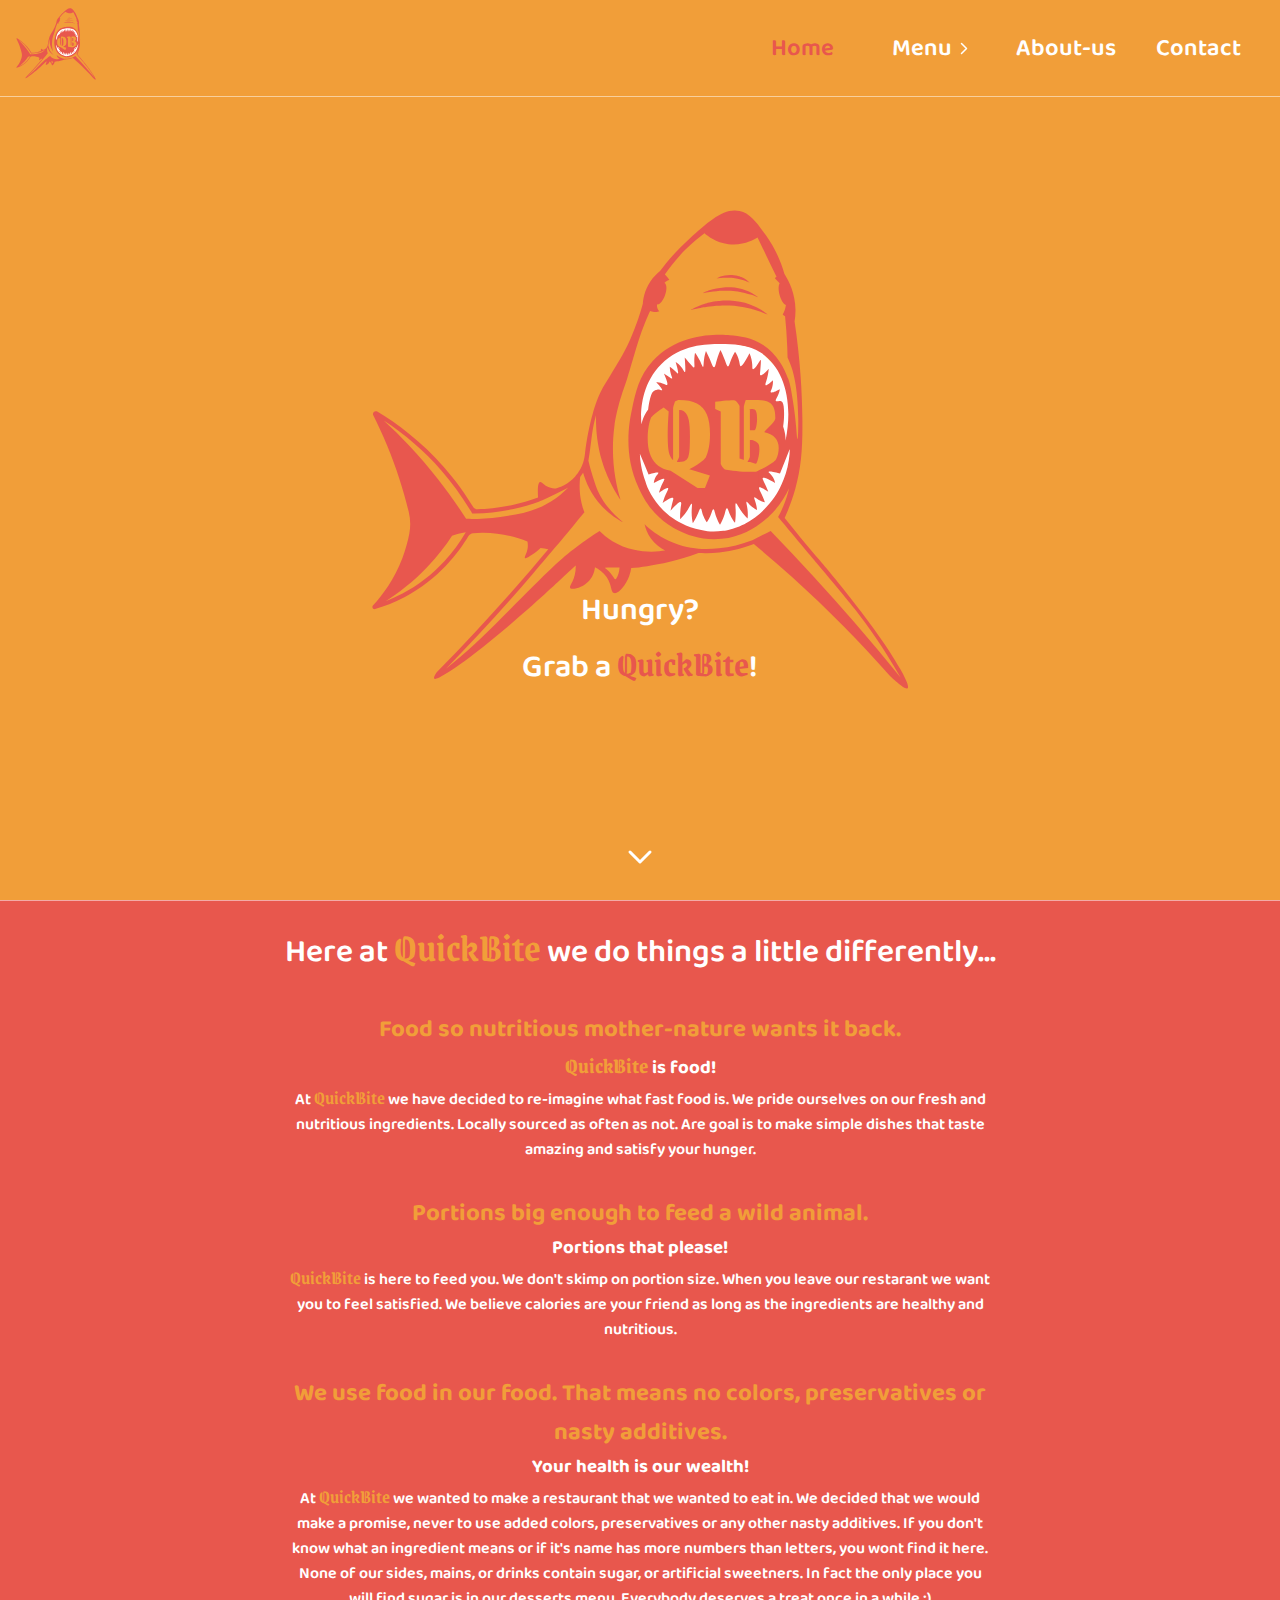
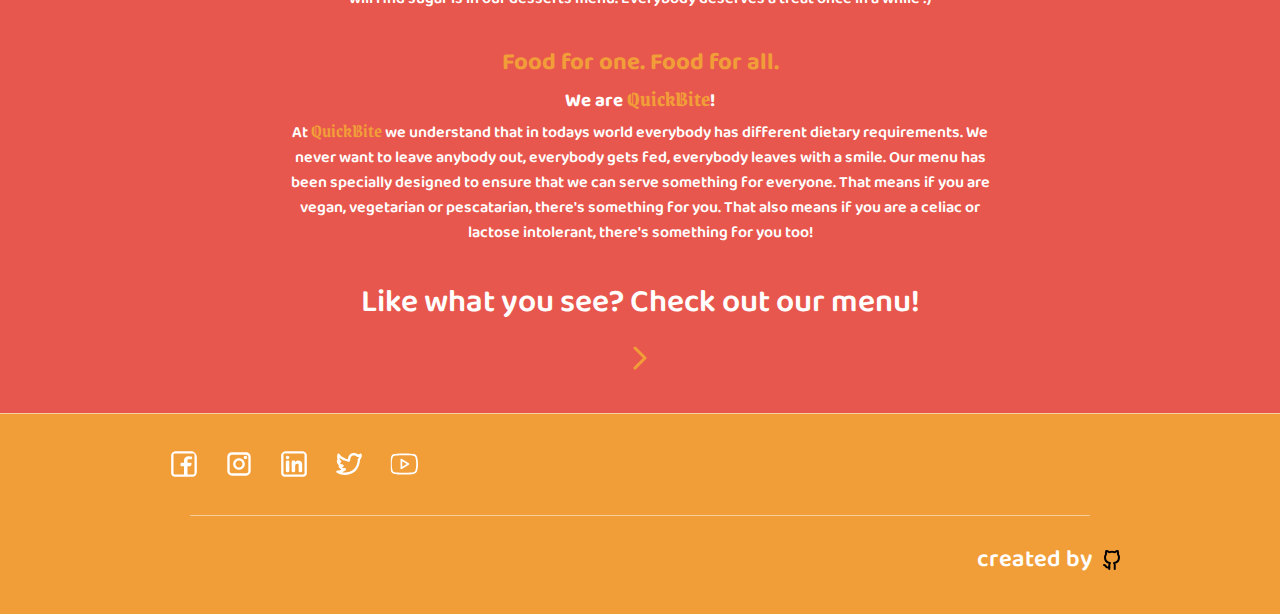
<file: index.html>
<!DOCTYPE html>
<html lang="en">
<head>
    <meta charset="UTF-8">
    <meta name="viewport" content="width=device-width, initial-scale=1.0">

    <title>QuickBite</title>

    <link rel="icon" type="image/x-icon" href="images-and-svgs\svgs\logos\QuickBite-favicon.svg">
    <link rel="stylesheet" href="styles/buttons.css">
    <link rel="stylesheet" href="styles/style.css">
    <link rel="preconnect" href="https://fonts.googleapis.com">
    <link rel="preconnect" href="https://fonts.gstatic.com" crossorigin>
    <link href="https://fonts.googleapis.com/css2?family=Baloo+2:wght@400;600;800&family=Grenze+Gotisch:wght@900&family=Merriweather+Sans:wght@400;600&family=Nunito&display=swap" rel="stylesheet">    

    <script src="scripts/app.js" defer></script>
    <script src="scripts/index.js" defer></script>
</head>
<body>
    <main>
        <nav>   
            <a href="index.html">
                <img id="logo-small" src="images-and-svgs\svgs\logos\QuickBite-logo-red-no-fill-whiteteeth.svg">
            </a>
             <div id="nav-button">
                <div class="nav-line"></div>
                <div class="nav-line"></div>
                <div class="nav-line"></div>
            </div>
            <ul id="nav-bar">
                <li><p class="active"><a href="#welcome-section">Home</a></p></li>
                <li>
                    <div class="sub-menu-title-wrapper">
                        <p>
                            <a href="menu.html">Menu</a>    
                        </p>
                        <img src="images-and-svgs\svgs\arrows\side-arrow-white.svg">
                    </div>
                    <ul class="sub-menu">
                        <li>
                            <p><a href="menu.html#sides">Sides</a></p>
                        </li>
                        <li>
                            <p><a href="menu.html#mains">Mains</a></p>
                        </li>
                        <li>
                            <p><a href="menu.html#specials">Specials</a></p>
                        </li>
                        <li>
                            <p><a href="menu.html#drinks">Drinks</a></p>
                        </li>
                        <li>
                            <p><a href="menu.html#desserts">Desserts</a></p>
                        </li>
                        <li>
                            <p><a href="menu.html#sauces">Sauces</a></p>
                        </li>
                    </ul>
                </li>
                <li><p><a href="about.html">About-us</a></p></li>
                <li><p><a href="contact.html">Contact</a></p></li>
            </ul> 
        </nav>
        <div id="nav-button-menu">
            <div id="nav-menu-exit">
                <img src="images-and-svgs\svgs\arrows\close-bold.svg">
            </div>
            <ul>
                <li><p class="active"><a href="#welcome-section">Home</a></p></li>
                <li>
                    <div class="sub-menu-title-wrapper">
                        <p>
                            <a href="menu.html">Menu</a>    
                        </p>
                        <img src="images-and-svgs\svgs\arrows\side-arrow-white.svg">
                    </div>
                    <ul class="sub-menu">
                        <li>
                            <p><a href="menu.html#sides">Sides</a></p>
                        </li>
                        <li>
                            <p><a href="menu.html#mains">Mains</a></p>
                        </li>
                        <li>
                            <p><a href="menu.html#specials">Specials</a></p>
                        </li>
                        <li>
                            <p><a href="menu.html#drinks">Drinks</a></p>
                        </li>
                        <li>
                            <p><a href="menu.html#desserts">Desserts</a></p>
                        </li>
                        <li>
                            <p><a href="menu.html#sauces">Sauces</a></p>
                        </li>
                    </ul>
                </li>
                <li><p><a href="about.html">About-us</a></p></li>
                <li><p><a href="contact.html">Contact</a></p></li>
            </ul>
        </div>
        <div id="welcome-section" class="landing">
            <div class="welcome-text">
                <h1>Hungry?<br>Grab a <span class="logo-text-main">QuickBite</span>!</h1>  
            </div>
            <div class="button-container down">
                <a class="button-link" href="#restaurant-info">
                    <img id="down-button" class="button" src="images-and-svgs\svgs\arrows\down-arrow.svg">
                    <p id="scroll-prompt">SCROLL DOWN</p>
                </a>
            </div>
        </div>
        <div id="restaurant-info-container">
            <div  class="content non-menu" id="restaurant-info">
                <h1>Here at <span class="logo-text">QuickBite</span> we do things a little differently...</h2>
                <ul>
                    <li>
                        <h2>Food so nutritious mother-nature wants it back.</h2>
                        <h3><span class="logo-text">QuickBite</span> is food!</h3>
                        <p>
                            At <span class="logo-text">QuickBite</span> we have decided to re-imagine what fast food is. 
                            We pride ourselves on our fresh and nutritious ingredients.
                            Locally sourced as often as not. 
                            Are goal is to make simple dishes that taste amazing and satisfy your hunger.
                        </p>
                    </li>
                    <li>
                        <h2>Portions big enough to feed a wild animal.</h2>
                        <h3>Portions that please!</h3>
                        <p>
                            <span class="logo-text">QuickBite</span> is here to feed you. 
                            We don't skimp on portion size. 
                            When you leave our restarant we want you to feel satisfied. 
                            We believe calories are your friend as long as the ingredients are healthy and nutritious.
                        </p>
                    </li>
                    <li>
                        <h2>We use food in our food. That means no colors, preservatives or nasty additives.</h2>
                        <h3>Your health is our wealth!</h3>
                        <p>
                            At <span class="logo-text">QuickBite</span> we wanted to make a restaurant that we wanted to eat in. 
                            We decided that we would make a promise, never to use added colors, preservatives or any other nasty additives. 
                            If you don't know what an ingredient means or if it's name has more numbers than letters, you wont find it here. 
                            None of our sides, mains, or drinks contain sugar, or artificial sweetners. In fact the only place you will find sugar is in our desserts menu. Everybody deserves a treat once in a while :)
                        </p>
                    </li>
                    <li>
                        <h2>Food for one. Food for all.</h2>
                        <h3>We are <span class="logo-text">QuickBite</span>!</h3>
                        <p>
                            At <span class="logo-text">QuickBite</span>  we understand that in todays world everybody has different dietary requirements. 
                            We never want to leave anybody out, everybody gets fed, everybody leaves with a smile. 
                            Our menu has been specially designed to ensure that we can serve something for everyone. 
                            That means if you are vegan, vegetarian or pescatarian, there's something for you. 
                            That also means if you are a celiac or lactose intolerant, there's something for you too!
                        </p>
                    </li>
                </ul>
            </div>
        </div>
        <div class="continue-prompt">
            <h1>Like what you see? Check out our menu!</h1>
            <div class="button-container side">
                <a class="button-link" href="menu.html">
                    <img id="side-button" class="button" src="images-and-svgs\svgs\arrows\side-arrow.svg">
                    <p id="continue-prompt">CONTINUE</p>
                </a>
            </div>
        </div>
    </main>
    <footer>
        <div class="content">
            <div id="socialmedia-icons">
                <a href="https://www.facebook.com/"><img src="images-and-svgs\svgs\social-media\facebook-svgrepo-com.svg"></a>
                <a href="https://www.instagram.com/"><img src="images-and-svgs\svgs\social-media\instagram-svgrepo-com.svg"></a>
                <a href="https://ie.linkedin.com/"><img src="images-and-svgs\svgs\social-media\linkedin-svgrepo-com.svg"></a>
                <a href="https://twitter.com/"><img src="images-and-svgs\svgs\social-media\twitter-svgrepo-com.svg"></a>
                <a href="https://www.youtube.com/"><img src="images-and-svgs\svgs\social-media\youtube-svgrepo-com.svg"></a>
            </div>
            <div id="line-break"></div>
            <div id="created-by">
                <p id="created-by-text">created by </p>
                <a id="portfolio-link" href="https://www.github.com/MrGeorgiou">
                    <img id="github-account" src="images-and-svgs\svgs\social-media\github-svgrepo-com.svg">
                </a>
            </div>
        </div>
    </footer>
</body>
</html>
</file>
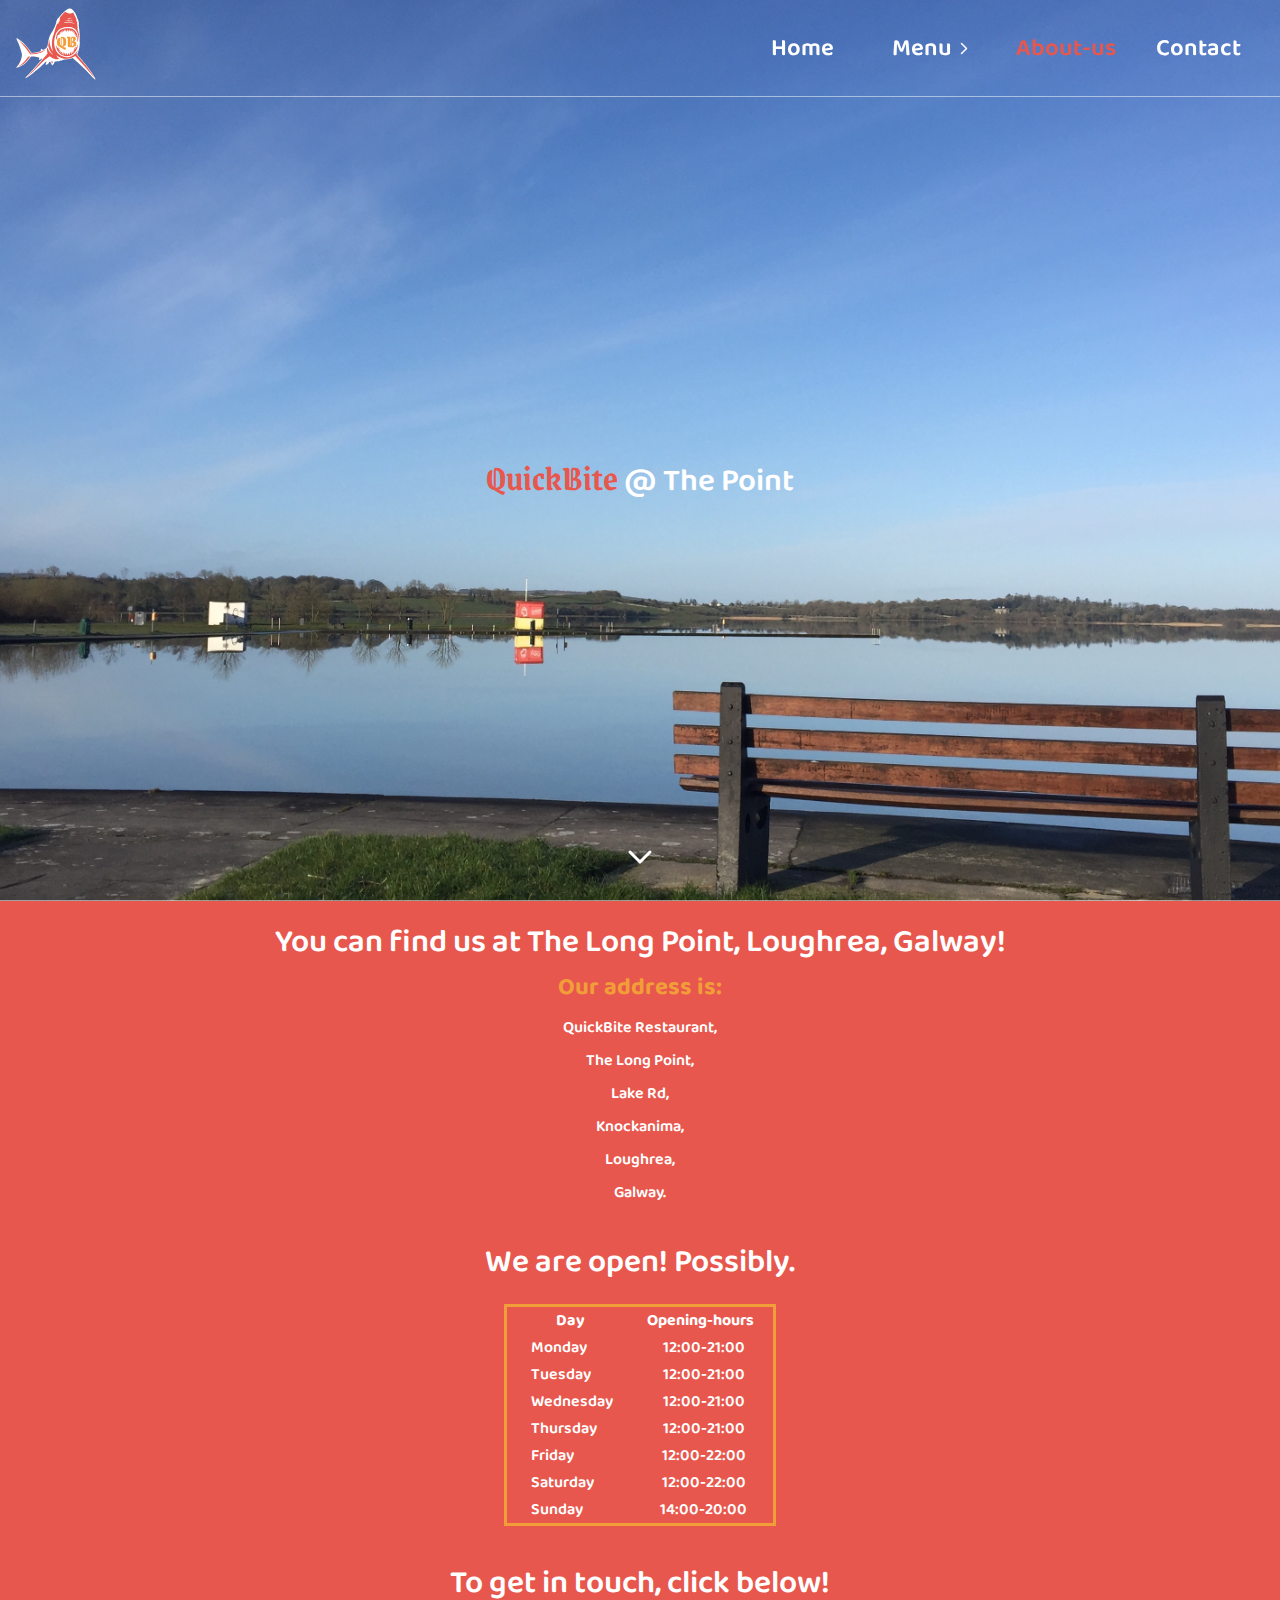
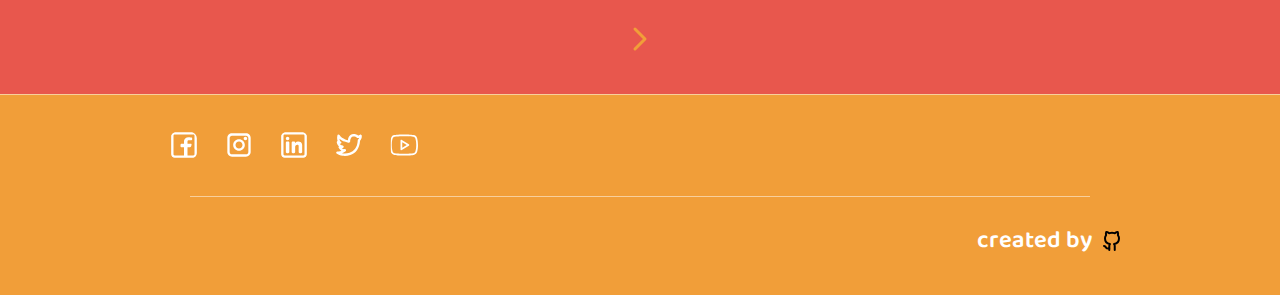
<file: about.html>
<!DOCTYPE html>
<html lang="en">
<head>
    <meta charset="UTF-8">
    <meta name="viewport" content="width=device-width, initial-scale=1.0">

    <title>QuickBite</title>

    <link rel="icon" type="image/x-icon" href="images-and-svgs\svgs\logos\QuickBite-favicon.svg">
    <link rel="stylesheet" href="styles/about.css">
    <link rel="stylesheet" href="styles/buttons.css">
    <link rel="stylesheet" href="styles/style.css">
    <link rel="stylesheet" href="styles/menu.css">
    <link rel="preconnect" href="https://fonts.googleapis.com">
    <link rel="preconnect" href="https://fonts.gstatic.com" crossorigin>
    <link href="https://fonts.googleapis.com/css2?family=Baloo+2:wght@400;600;800&family=Grenze+Gotisch:wght@900&family=Merriweather+Sans:wght@400;600&family=Nunito&display=swap" rel="stylesheet">    

    <script src="scripts/app.js" defer></script>
    <script src="scripts/about.js" defer></script>

</head>
<body>
    <main>
        <nav id="about-pg-nav">
            <a href="index.html">
                <img id="logo-small" src="images-and-svgs\svgs\logos\QuickBite-logo-small-red-white.svg">
            </a>
            <div id="nav-button">
                <div class="nav-line"></div>
                <div class="nav-line"></div>
                <div class="nav-line"></div>
            </div>
            <ul id="nav-bar">
                <li><p><a href="index.html">Home</a></p></li>
                <li>
                    <div class="sub-menu-title-wrapper">
                        <p>
                            <a href="menu.html">Menu</a>    
                        </p>
                        <img src="images-and-svgs\svgs\arrows\side-arrow-white.svg">
                    </div>
                    <ul id="about-sub-menu" class="sub-menu about-pg">
                        <li>
                            <p><a href="menu.html#sides">Sides</a></p>
                        </li>
                        <li>
                            <p><a href="menu.html#mains">Mains</a></p>
                        </li>
                        <li>
                            <p><a href="menu.html#specials">Specials</a></p>
                        </li>
                        <li>
                            <p><a href="menu.html#drinks">Drinks</a></p>
                        </li>
                        <li>
                            <p><a href="menu.html#desserts">Desserts</a></p>
                        </li>
                        <li>
                            <p><a href="menu.html#sauces">Sauces</a></p>
                        </li>
                    </ul>
                </li>
                <li><p class="active"><a href="about.html">About-us</a></p></li>
                <li><p><a href="contact.html">Contact</a></p></li>
            </ul> 
        </nav>
        <div id="lake-welcome" class="landing">
            <div class="welcome-text" id="lake-text">
                <h1><span class="logo-text-main">QuickBite</span> @ The Point</h1>
            </div>
            <div class="button-container down">
                <a class="button-link" href="#location">
                    <img id="down-button" class="button" src="images-and-svgs\svgs\arrows\down-arrow.svg">
                    <p id="scroll-prompt">SCROLL DOWN</p>
                </a>
            </div>
        </div>
        <div id="nav-button-menu">
            <div id="nav-menu-exit">
                <img src="images-and-svgs\svgs\arrows\close-bold.svg">
            </div>
            <ul>
                <li><p><a href="index.html">Home</a></p></li>
                <li>
                    <div class="sub-menu-title-wrapper">
                        <p>
                            <a href="menu.html">Menu</a>    
                        </p>
                        <img src="images-and-svgs\svgs\arrows\side-arrow-white.svg">
                    </div>
                    <ul class="sub-menu">
                        <li>
                            <p><a href="menu.html#sides">Sides</a></p>
                        </li>
                        <li>
                            <p><a href="menu.html#mains">Mains</a></p>
                        </li>
                        <li>
                            <p><a href="menu.html#specials">Specials</a></p>
                        </li>
                        <li>
                            <p><a href="menu.html#drinks">Drinks</a></p>
                        </li>
                        <li>
                            <p><a href="menu.html#desserts">Desserts</a></p>
                        </li>
                        <li>
                            <p><a href="menu.html#sauces">Sauces</a></p>
                        </li>
                    </ul>
                </li>
                <li><p class="active"><a href="about.html">About-us</a></p></li>
                <li><p><a href="contact.html">Contact</a></p></li>
            </ul>
        </div>
        <div id="main" class="content">
            <div id="location">
                <h1>You can find us at The Long Point, Loughrea, Galway!</h1>
                <div id="address">
                    <h2> Our address is:</h2>
                    <ul>
                        <li>
                            <p>QuickBite Restaurant,</p>
                        </li>
                        <li>
                            <p>The Long Point,</p>
                        </li>
                        <li>
                            <p>Lake Rd,</p>
                        </li>
                        <li>
                            <p>Knockanima,</p>
                        </li>
                        <li>
                            <p>Loughrea,</p>
                        </li>
                        <li>
                            <p>Galway.</p>
                        </li>
                    </ul>
                </div>
            </div>
            <div id="opening-hours">
                <h1>We are open! Possibly.</h1>
                <table>
                    <tr>
                    <th>Day</th>
                    <th id="opening-hours-heading">Opening-hours</th>
                    </tr>
                    <tr>
                    <td class="day">Monday</td>
                    <td>12:00-21:00</td>
                    </tr>
                    <tr>
                    <td class="day">Tuesday</td>
                    <td>12:00-21:00</td>
                    </tr>
                    <tr>
                        <td class="day">Wednesday</td>
                        <td>12:00-21:00</td>
                    </tr>
                    <tr>
                        <td class="day">Thursday</td>
                        <td>12:00-21:00</td>
                    </tr>
                    <tr>
                        <td class="day">Friday</td>
                        <td>12:00-22:00</td>
                    </tr>
                    <tr>
                        <td class="day">Saturday</td>
                        <td>12:00-22:00</td>
                    </tr>
                    <tr>
                        <td class="day">Sunday</td>
                        <td>14:00-20:00</td>
                    </tr>
                </table>
            </div>
            <div class="continue-prompt">
                <h1>To get in touch, click below!</h1>
                <div class="button-container side">
                    <a class="button-link" href="contact.html">
                        <img id="side-button" class="button" src="images-and-svgs\svgs\arrows\side-arrow.svg">
                        <p id="continue-prompt">CONTINUE</p>
                    </a>
                </div>
            </div>
        </div>
    </main>
    <footer>
        <div class="content">
            <div id="socialmedia-icons">
                <a href="https://www.facebook.com/"><img src="images-and-svgs\svgs\social-media\facebook-svgrepo-com.svg"></a>
                <a href="https://www.instagram.com/"><img src="images-and-svgs\svgs\social-media\instagram-svgrepo-com.svg"></a>
                <a href="https://ie.linkedin.com/"><img src="images-and-svgs\svgs\social-media\linkedin-svgrepo-com.svg"></a>
                <a href="https://twitter.com/"><img src="images-and-svgs\svgs\social-media\twitter-svgrepo-com.svg"></a>
                <a href="https://www.youtube.com/"><img src="images-and-svgs\svgs\social-media\youtube-svgrepo-com.svg"></a>
            </div>
            <div id="line-break"></div>
            <div id="created-by">
                <p id="created-by-text">created by </p>
                <a id="portfolio-link" href="https://www.github.com/MrGeorgiou">
                    <img id="github-account" src="images-and-svgs\svgs\social-media\github-svgrepo-com.svg">
                </a>
            </div>
        </div>
    </footer>
</body>
</html>
</file>
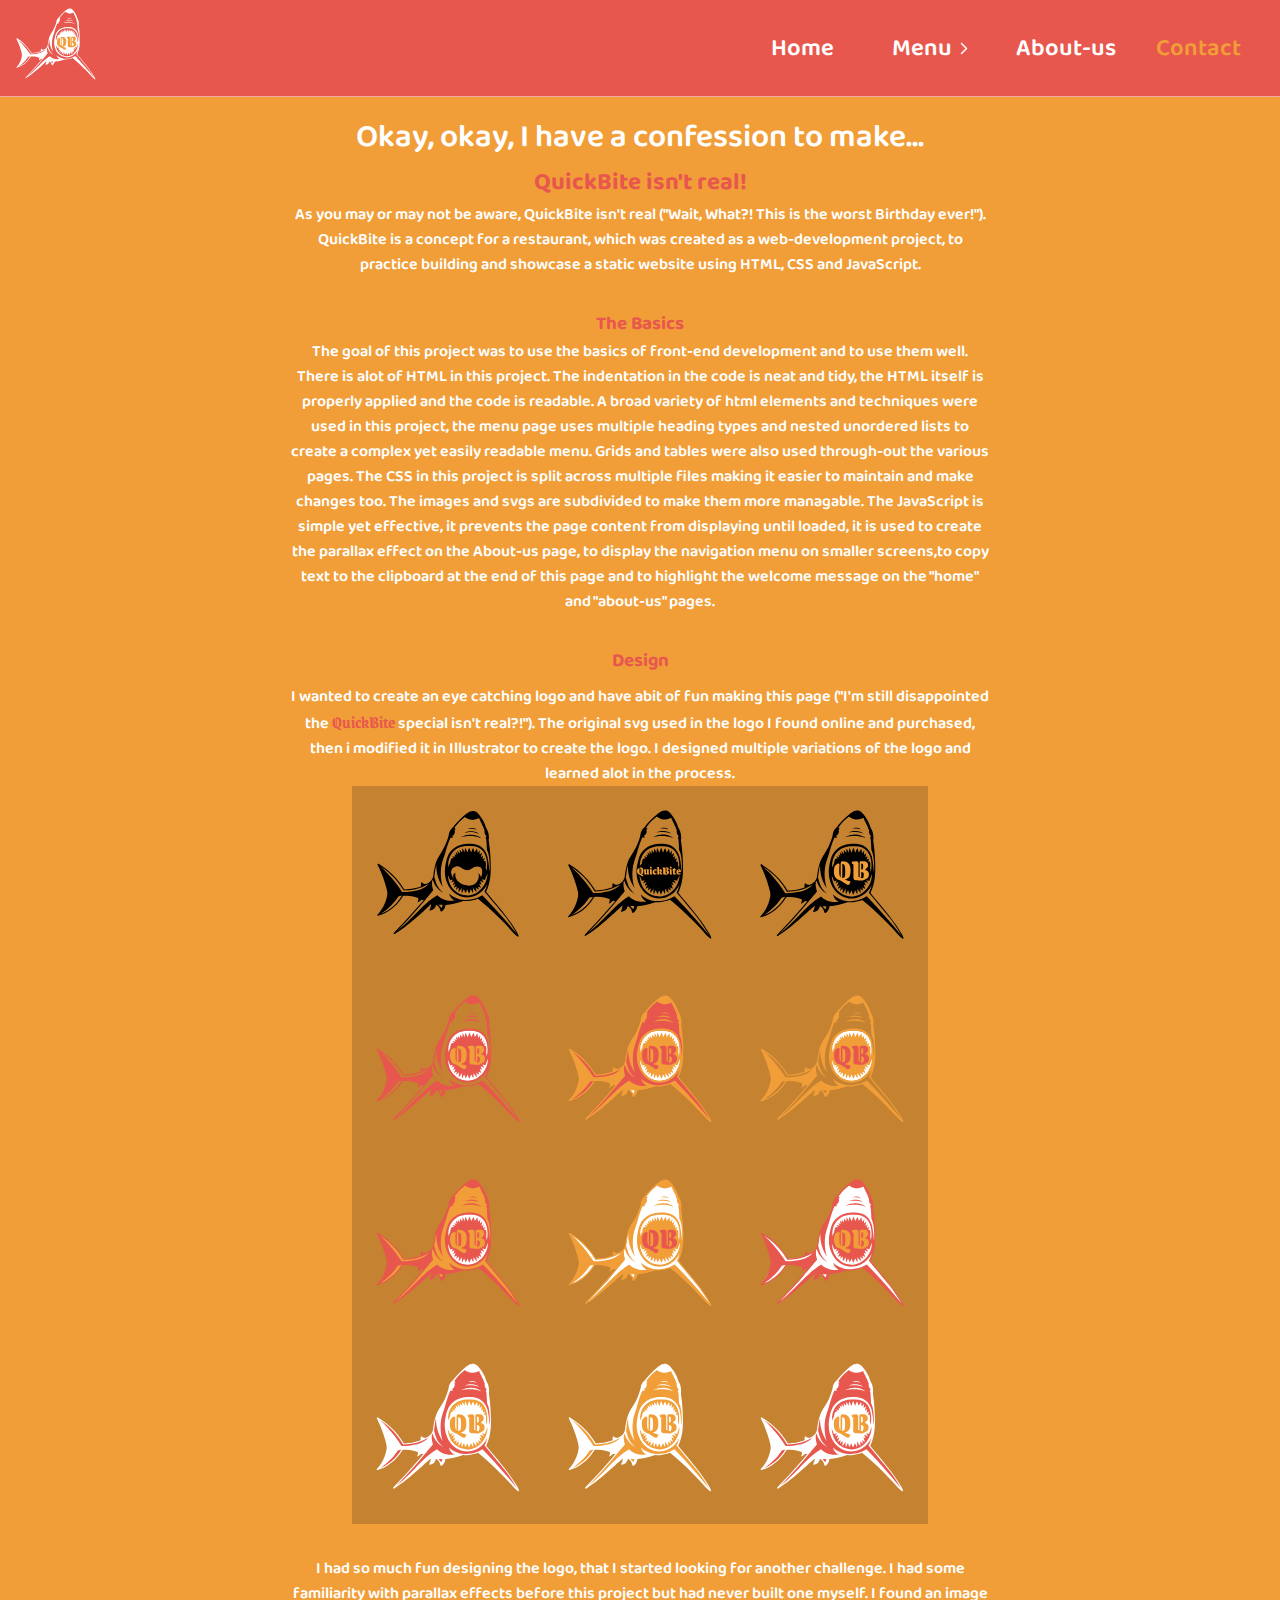
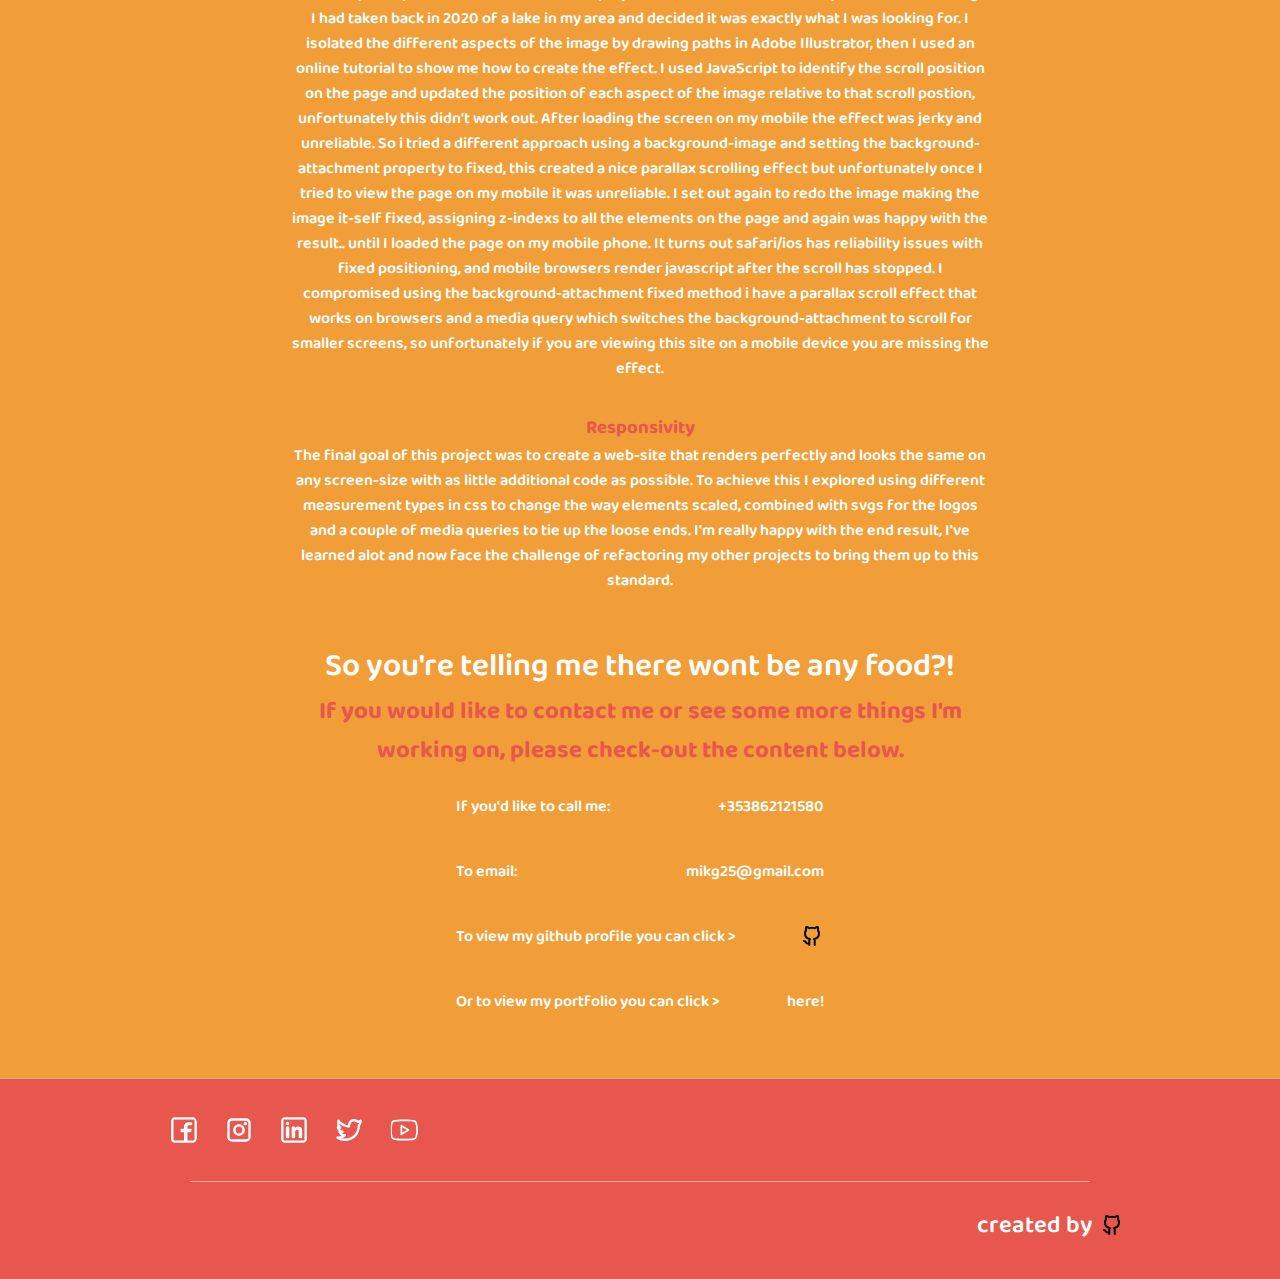
<file: contact.html>
<!DOCTYPE html>
<html class="alt" lang="en">
<head>
    <meta charset="UTF-8">
    <meta name="viewport" content="width=device-width, initial-scale=1.0">

    <title>QuickBite</title>

    <link rel="icon" type="image/x-icon" href="images-and-svgs\svgs\logos\QuickBite-favicon.svg">
    <link rel="stylesheet" href="styles/buttons.css">
    <link rel="stylesheet" href="styles/style.css">
    <link rel="stylesheet" href="styles/contact.css">
    <link rel="preconnect" href="https://fonts.googleapis.com">
    <link rel="preconnect" href="https://fonts.gstatic.com" crossorigin>
    <link href="https://fonts.googleapis.com/css2?family=Baloo+2:wght@400;600;800&family=Grenze+Gotisch:wght@900&family=Merriweather+Sans:wght@400;600&family=Nunito&display=swap" rel="stylesheet">    

    <script src="scripts/app.js" defer></script>
    <script src="scripts/contact.js" defer></script>
</head>
<body>
    <main>
        <nav class="alt">
            <a href="index.html">
                <img id="logo-small" src="images-and-svgs\svgs\logos\QuickBite-logo-small-red-white.svg">
            </a>
            <div id="nav-button">
                <div class="nav-line"></div>
                <div class="nav-line"></div>
                <div class="nav-line"></div>
            </div>
            <ul id="nav-bar">
                <li><p class="alt"><a href="index.html">Home</a></p></li>
                <li>
                    <div class="sub-menu-title-wrapper">
                        <p>
                            <a href="menu.html">Menu</a>    
                        </p>
                        <img src="images-and-svgs\svgs\arrows\side-arrow-white.svg">
                    </div>
                    <ul class="sub-menu">
                        <li>
                            <p><a href="menu.html#sides">Sides</a></p>
                        </li>
                        <li>
                            <p><a href="menu.html#mains">Mains</a></p>
                        </li>
                        <li>
                            <p><a href="menu.html#specials">Specials</a></p>
                        </li>
                        <li>
                            <p><a href="menu.html#drinks">Drinks</a></p>
                        </li>
                        <li>
                            <p><a href="menu.html#desserts">Desserts</a></p>
                        </li>
                        <li>
                            <p><a href="menu.html#sauces">Sauces</a></p>
                        </li>
                    </ul>
                </li>
                <li><p class="alt"><a href="about.html">About-us</a></p></li>
                <li><p class="active alt"><a href="contact.html">Contact</a></p></li>
            </ul> 
        </nav>
        <div id="nav-button-menu">
            <div id="nav-menu-exit">
                <img src="images-and-svgs\svgs\arrows\close-bold.svg">
            </div>
            <ul>
                <li><p><a href="index.html">Home</a></p></li>
                <li>
                    <div class="sub-menu-title-wrapper">
                        <p>
                            <a href="menu.html">Menu</a>    
                        </p>
                        <img src="images-and-svgs\svgs\arrows\side-arrow-white.svg">
                    </div>
                    <ul class="sub-menu">
                        <li>
                            <p><a href="menu.html#sides">Sides</a></p>
                        </li>
                        <li>
                            <p><a href="menu.html#mains">Mains</a></p>
                        </li>
                        <li>
                            <p><a href="menu.html#specials">Specials</a></p>
                        </li>
                        <li>
                            <p><a href="menu.html#drinks">Drinks</a></p>
                        </li>
                        <li>
                            <p><a href="menu.html#desserts">Desserts</a></p>
                        </li>
                        <li>
                            <p><a href="menu.html#sauces">Sauces</a></p>
                        </li>
                    </ul>
                </li>
                <li><p><a href="about.html">About-us</a></p></li>
                <li><p class="active"><a href="contact.html">Contact</a></p></li>
            </ul>
        </div>
        <div class="content non-menu alt" id="main">
            <div id="project-explanation">
                <h1>Okay, okay, I have a confession to make...</h1>
                <h2>QuickBite isn't real!</h2>
                <p>
                    As you may or may not be aware, QuickBite isn't real ("Wait, What?! This is the worst Birthday ever!"). QuickBite is a concept for a restaurant, which was created as a web-development project, to practice building and showcase a static website using HTML, CSS and JavaScript.
                </p>
                <ul>
                    <li id="basics">
                        <h3>The Basics</h3>
                        <p>The goal of this project was to use the basics of front-end development and to use them well.
                            There is alot of HTML in this project. The indentation in the code is neat and tidy, the HTML itself is properly applied and the code is readable. A broad variety of html elements and techniques were used in this project, the menu page uses multiple heading types and nested unordered lists to create a complex yet easily readable menu. Grids and tables were also used through-out the various pages. 
                            The CSS in this project is split across multiple files making it easier to maintain and make changes too. 
                            The images and svgs are subdivided to make them more managable. 
                            The JavaScript is simple yet effective, it prevents the page content from displaying until loaded, it is used to create the parallax effect on the About-us page, to display the navigation menu on smaller screens,to copy text to the clipboard at the end of this page and to highlight the welcome message on the "home" and "about-us" pages. 
                        </p>
                        
                    </li>
                    <li id="design">
                        <h3>Design</h3>
                        <ul>
                            <li>
                                <p>
                                    I wanted to create an eye catching logo and have abit of fun making this page ("I'm still disappointed the <span class="logo-text alt">QuickBite</span> special isn't real?!"). The original svg used in the logo I found online and purchased, then i modified it in Illustrator to create the logo. I designed multiple variations of the logo and learned alot in the process.
                                </p>
                                <div id="logo-grid">
                                    <div>
                                        <img src="images-and-svgs\svgs\logos\Shark.svg">
                                    </div>
                                    <div>
                                        <img src="images-and-svgs\svgs\logos\QuickBite-logo-big-no-fill.svg">
                                    </div>
                                    <div>
                                        <img src="images-and-svgs\svgs\logos\QuickBite-logo-small-no-fill.svg">
                                    </div>  
                                    <div>
                                        <img src="images-and-svgs\svgs\logos\QuickBite-logo-red-no-fill-whiteteeth.svg">
                                    </div> 
                                    <div>
                                        <img src="images-and-svgs\svgs\logos\QuickBite-logo-gold-w-red-fill-whiteteeth.svg">
                                    </div>
                                    <div>
                                        <img src="images-and-svgs\svgs\logos\QuickBite-logo-gold-no-fill-whiteteeth.svg">
                                    </div>
                                    <div>
                                        <img src="images-and-svgs\svgs\logos\QuickBite-logo-red-w-gold-fill-whiteteeth.svg">
                                    </div>
                                    <div>
                                        <img src="images-and-svgs\svgs\logos\QuickBite-logo-gold-w-whitefill.svg">
                                    </div>
                                    <div>
                                        <img src="images-and-svgs\svgs\logos\QuickBite-logo-red-w-white-fill.svg">
                                    </div>
                                    <div>
                                        <img src="images-and-svgs\svgs\logos\QuickBite-logo-small-red-white-alt-2.svg">
                                    </div>
                                    <div>
                                        <img src="images-and-svgs\svgs\logos\QuickBite-logo-small-red-white-alt-3.svg">
                                    </div>
                                    <div>
                                        <img src="images-and-svgs\svgs\logos\QuickBite-logo-small-red-white.svg">
                                    </div>
                                </div>
                            </li>
                            <li>
                                <p>
                                    I had so much fun designing the logo, that I started looking for another challenge. I had some familiarity with parallax effects before this project but had never built one myself. I found an image I had taken back in 2020 of a lake in my area and decided it was exactly what I was looking for.
                                    I isolated the different aspects of the image by drawing paths in Adobe Illustrator, then I used an online tutorial to show me how to create the effect. I used JavaScript to identify the scroll position on the page and updated the position of each aspect of the image relative to that scroll postion, unfortunately this didn't work out. 
                                    After loading the screen on my mobile the effect was jerky and unreliable. So i tried a different approach using a background-image and setting the background-attachment property to fixed, this created a nice parallax scrolling effect but unfortunately once I tried to view the page on my mobile it was unreliable. 
                                    I set out again to redo the image making the image it-self fixed, assigning z-indexs to all the elements on the page and again was happy with the result.. 
                                    until I loaded the page on my mobile phone. It turns out safari/ios has reliability issues with fixed positioning, and mobile browsers render javascript after the scroll has stopped. 
                                    I compromised using the background-attachment fixed method i have a parallax scroll effect that works on browsers and a media query which switches the background-attachment to scroll for smaller screens,
                                    so unfortunately if you are viewing this site on a mobile device you are missing the effect.
                                </p>
                            </li>
                        </ul>
                    </li>
                    <li id="responsivity">
                        <h3>Responsivity</h3>
                        <p>The final goal of this project was to create a web-site that renders perfectly and looks the same on any screen-size with as little additional code as possible.
                            To achieve this I explored using different measurement types in css to change the way elements scaled, combined with svgs for the logos and a couple of media queries to tie up the loose ends. I'm really happy with the end result, I've learned alot and now face the challenge of refactoring my other projects to bring them up to this standard. 
                        </p>
                    </li>
                </ul>   
            <div id="contact-me">
                <h1>So you're telling me there wont be any food?!</h1>
                <h2>If you would like to contact me or see some more things I'm working on, please check-out the content below.</h2>
                <ul id="contact-list">
                    <li>
                        <div><p>If you'd like to call me:</p></div>
                        <div><p><a href="tel:+353862121580">+353862121580</a></p></div>
                    </li>
                    <li>
                        <div><p>To email:</p></div>
                        <div><p id="email">mikg25@gmail.com</p></div>
                    </li>
                    <li>
                        <div>To view my github profile you can click ></div>
                        <div>
                            <a id="portfolio-link" href="https://www.github.com/MrGeorgiou">
                                <img id="github-account" src="images-and-svgs\svgs\social-media\github-svgrepo-com.svg">
                            </a>
                        </div>
                    </li>
                    <li>
                        <div>Or to view my portfolio you can click ></div>
                        <div><a href="https://mrgeorgiou.github.io/My-Portfolio/">here!</a></div>
                    </li>
                </ul>
        </div>
    </main>
    <footer class="alt">
        <div class="content">
            <div id="socialmedia-icons">
                <a href="https://www.facebook.com/"><img src="images-and-svgs\svgs\social-media\facebook-svgrepo-com.svg"></a>
                <a href="https://www.instagram.com/"><img src="images-and-svgs\svgs\social-media\instagram-svgrepo-com.svg"></a>
                <a href="https://ie.linkedin.com/"><img src="images-and-svgs\svgs\social-media\linkedin-svgrepo-com.svg"></a>
                <a href="https://twitter.com/"><img src="images-and-svgs\svgs\social-media\twitter-svgrepo-com.svg"></a>
                <a href="https://www.youtube.com/"><img src="images-and-svgs\svgs\social-media\youtube-svgrepo-com.svg"></a>
            </div>
            <div id="line-break"></div>
            <div id="created-by">
                <p id="created-by-text">created by </p>
                <a id="portfolio-link" href="https://www.github.com/MrGeorgiou">
                     <img id="github-account" src="images-and-svgs\svgs\social-media\github-svgrepo-com.svg">
                </a>
            </div>
        </div>
    </footer>
</body>
</html>
</file>
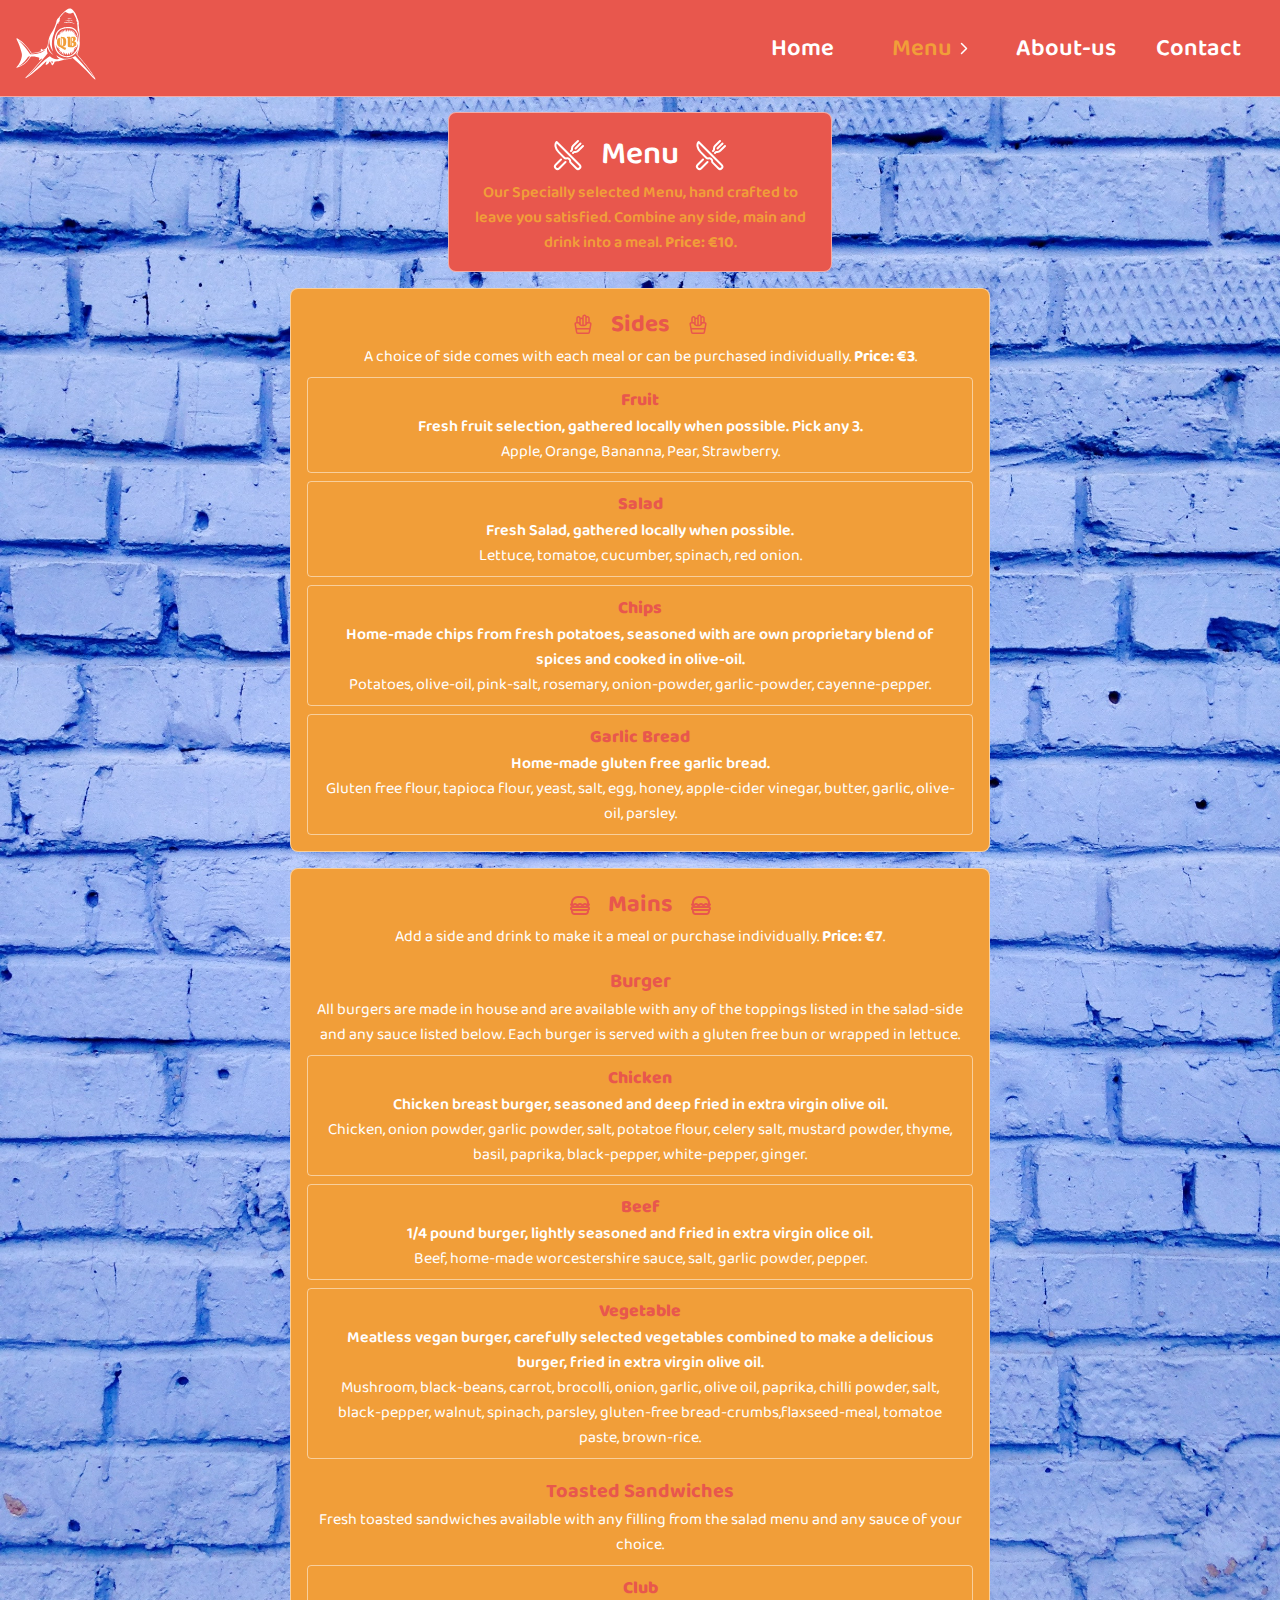
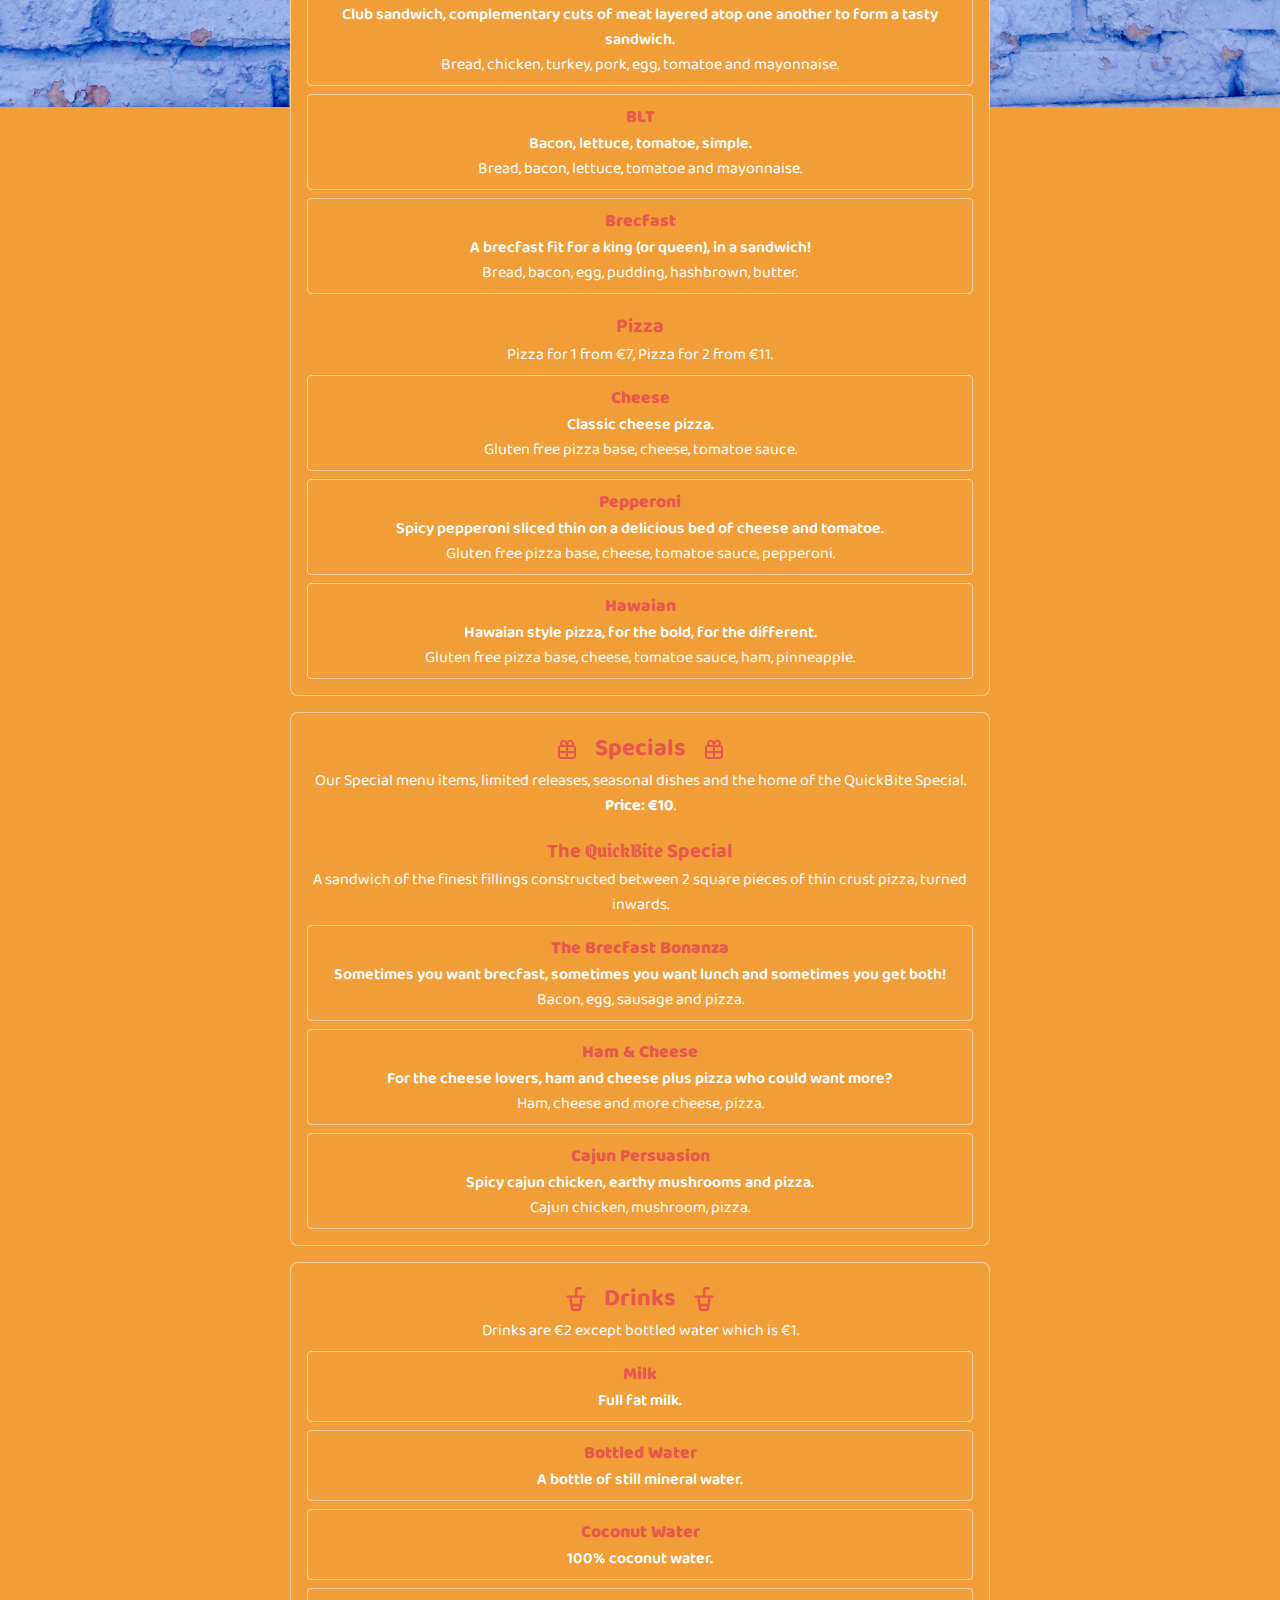
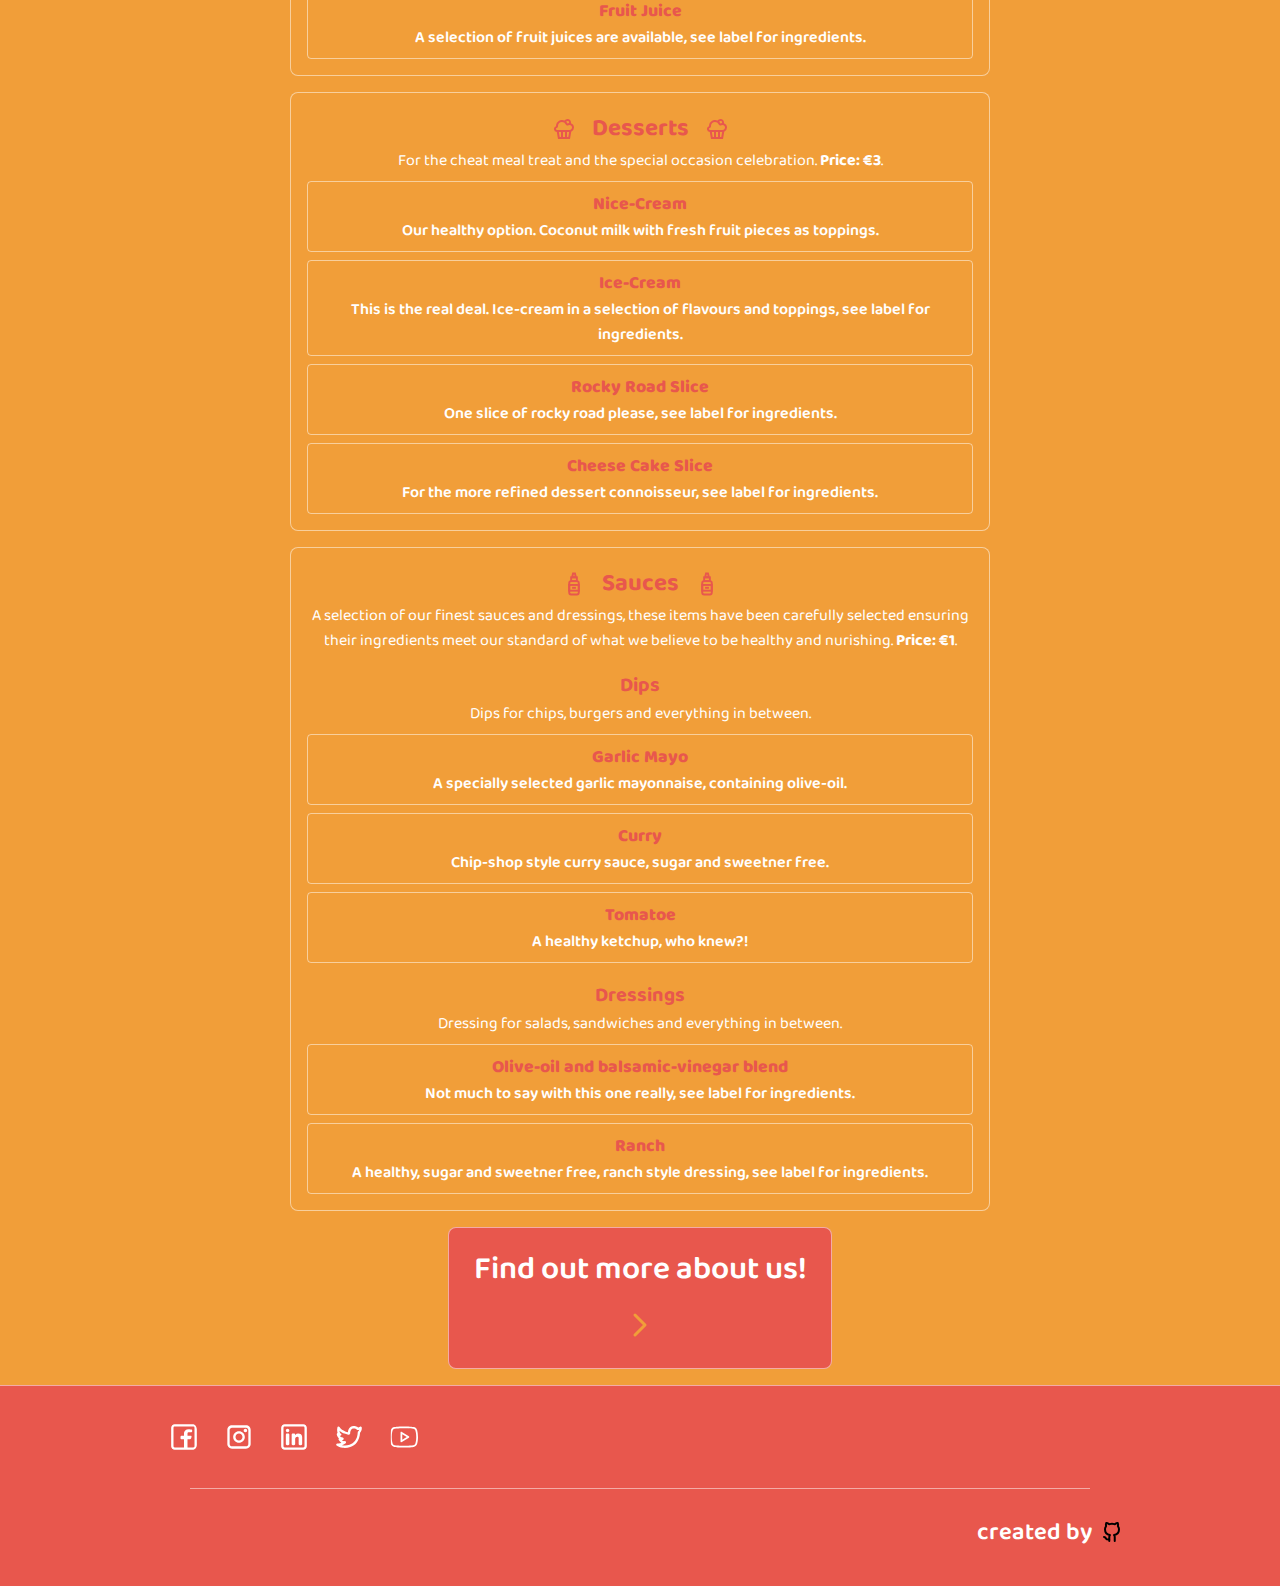
<file: menu.html>
<!DOCTYPE html>
<html class="background-image alt" lang="en">
<head>
    <meta charset="UTF-8">
    <meta name="viewport" content="width=device-width, initial-scale=1.0">

    <title>QuickBite</title>

    <link rel="icon" type="image/x-icon" href="images-and-svgs\svgs\logos\QuickBite-favicon.svg">
    <link rel="stylesheet" href="styles/buttons.css">
    <link rel="stylesheet" href="styles/style.css">
    <link rel="stylesheet" href="styles/menu.css">
    <link rel="preconnect" href="https://fonts.googleapis.com">
    <link rel="preconnect" href="https://fonts.gstatic.com" crossorigin>
    <link href="https://fonts.googleapis.com/css2?family=Baloo+2:wght@400;600;800&family=Grenze+Gotisch:wght@900&family=Merriweather+Sans:wght@400;600&family=Nunito&display=swap" rel="stylesheet">    

    <script src="scripts/app.js" defer></script>
    <script src="scripts/menu.js" defer></script>
<body>
    <main>
        <nav class="alt">
            <a href="index.html">
                <img id="logo-small" src="images-and-svgs\svgs\logos\QuickBite-logo-small-red-white.svg">
            </a>
            <div id="nav-button">
                <div class="nav-line"></div>
                <div class="nav-line"></div>
                <div class="nav-line"></div>
            </div>
            <ul id="nav-bar">
                <li><p><a href="index.html">Home</a></p></li>
                <li>
                    <div class="sub-menu-title-wrapper">
                        <p class="active">
                            <a href="menu.html">Menu</a>    
                        </p>
                        <img src="images-and-svgs\svgs\arrows\side-arrow-white.svg">
                    </div>
                    <ul class="sub-menu">
                        <li>
                            <p><a href="menu.html#sides">Sides</a></p>
                        </li>
                        <li>
                            <p><a href="menu.html#mains">Mains</a></p>
                        </li>
                        <li>
                            <p><a href="menu.html#specials">Specials</a></p>
                        </li>
                        <li>
                            <p><a href="menu.html#drinks">Drinks</a></p>
                        </li>
                        <li>
                            <p><a href="menu.html#desserts">Desserts</a></p>
                        </li>
                        <li>
                            <p><a href="menu.html#sauces">Sauces</a></p>
                        </li>
                    </ul>
                </li>
                <li><p><a href="about.html">About-us</a></p></li>
                <li><p><a href="contact.html">Contact</a></p></li>
            </ul> 
        </nav>
        <div id="nav-button-menu">
            <div id="nav-menu-exit">
                <img src="images-and-svgs\svgs\arrows\close-bold.svg">
            </div>
            <ul>
                <li><p><a href="index.html">Home</a></p></li>
                <li>
                    <div class="sub-menu-title-wrapper">
                        <p class="active">
                            <a href="menu.html">Menu</a>    
                        </p>
                        <img src="images-and-svgs\svgs\arrows\side-arrow-white.svg">
                    </div>
                    <ul class="sub-menu">
                        <li>
                            <p><a href="menu.html#sides">Sides</a></p>
                        </li>
                        <li>
                            <p><a href="menu.html#mains">Mains</a></p>
                        </li>
                        <li>
                            <p><a href="menu.html#specials">Specials</a></p>
                        </li>
                        <li>
                            <p><a href="menu.html#drinks">Drinks</a></p>
                        </li>
                        <li>
                            <p><a href="menu.html#desserts">Desserts</a></p>
                        </li>
                        <li>
                            <p><a href="menu.html#sauces">Sauces</a></p>
                        </li>
                    </ul>
                </li>
                <li><p><a href="about.html">About-us</a></p></li>
                <li><p><a href="contact.html">Contact</a></p></li>
            </ul>
        </div>
        <div id="menu" class="content">
            <div id="welcome-text">
                <div id="title-wrapper">
                    <img src="images-and-svgs/svgs/menu/restaurant-outline-svgrepo-com.svg">
                    <h1>Menu</h1>
                    <img src="images-and-svgs/svgs/menu/restaurant-outline-svgrepo-com.svg">
                </div>
                <p id="menu-description">Our Specially selected Menu, hand crafted to leave you satisfied. Combine any side, main and drink into a meal. <span class="price">Price: €10</span>.</p>
            </div>
            <ul id="menu-list">
                <li id="sides" class="menu-list-item">
                    <div class="category-welcome-text">
                        <img src="images-and-svgs\svgs\menu\fries-svgrepo-com.svg">
                        <h2>Sides</h2>
                        <img src="images-and-svgs\svgs\menu\fries-svgrepo-com.svg">
                    </div>
                    <p class="category-description">A choice of side comes with each meal or can be purchased individually. <span class="price">Price: €3</span>.</p>
                    <ul class="category-list">
                        <li class="individual-list-item">
                            <h4>Fruit</h4>
                            <p class="individual-description">Fresh fruit selection, gathered locally when possible. Pick any 3.</p>
                            <p class="ingredients">Apple, Orange, Bananna, Pear, Strawberry.</p>
                        </li>
                        <li class="individual-list-item">
                            <h4>Salad</h4>
                            <p class="individual-description">Fresh Salad, gathered locally when possible.</p>
                            <p class="ingredients">Lettuce, tomatoe, cucumber, spinach, red onion.</p>
                        </li>
                        <li class="individual-list-item">
                            <h4>Chips</h4>
                            <p class="individual-description">Home-made chips from fresh potatoes, seasoned with are own proprietary blend of spices and cooked in olive-oil.</p>
                            <p class="ingredients">Potatoes, olive-oil, pink-salt, rosemary, onion-powder, garlic-powder, cayenne-pepper.
                            </p>
                        </li>
                        <li class="individual-list-item">
                            <h4>Garlic Bread</h4>
                            <p class="individual-description">Home-made gluten free garlic bread.</p>
                            <p class="ingredients">Gluten free flour, tapioca flour, yeast, salt, egg, honey, apple-cider vinegar, butter, garlic, olive-oil, parsley.</p>
                        </li>
                    </ul>
                </li>
                <li id="mains" class="menu-list-item">
                    <div class="category-welcome-text">
                        <img src="images-and-svgs\svgs\menu\burger2-svgrepo-com.svg">
                        <h2>Mains</h2>
                        <img src="images-and-svgs\svgs\menu\burger2-svgrepo-com.svg">
                    </div>
                    <p class="category-description">Add a side and drink to make it a meal or purchase individually. <span class="price">Price: €7</span>.</p>
                    <ul class="category-list">
                        <li class="dishtype-list-item">
                            <h3>Burger</h3>
                            <p class="dishtype-description">All burgers are made in house and are available with any of the toppings listed in the salad-side and any sauce listed below. Each burger is served with a gluten free bun or wrapped in lettuce.</p>
                            <ul>
                                <li class="individual-list-item">
                                    <h4>Chicken</h4>
                                    <p class="individual-description">Chicken breast burger, seasoned and deep fried in extra virgin olive oil.</p>
                                    <p class="ingredients">Chicken, onion powder, garlic powder, salt, potatoe flour, celery salt, mustard powder, thyme, basil, paprika, black-pepper, white-pepper, ginger.</p>
                                </li>
                                <li class="individual-list-item">
                                    <h4>Beef</h4>
                                    <p class="individual-description">1/4 pound burger, lightly seasoned and fried in extra virgin olice oil.</p>
                                    <p class="ingredients">Beef, home-made worcestershire sauce, salt, garlic powder, pepper.</p>
                                </li>
                                <li class="individual-list-item">
                                    <h4>Vegetable</h4>
                                    <p class="individual-description">Meatless vegan burger, carefully selected vegetables combined to make a delicious burger, fried in extra virgin olive oil.</p>
                                    <p class="ingredients">Mushroom, black-beans, carrot, brocolli, onion, garlic, olive oil, paprika, chilli powder, salt, black-pepper, walnut, spinach, parsley, gluten-free bread-crumbs,flaxseed-meal, tomatoe paste, brown-rice.</p>
                                </li>
                            </ul>
                        </li>
                        <li class="dishtype-list-item">
                            <h3>Toasted Sandwiches</h3>
                            <p class="dishtype-description">Fresh toasted sandwiches available with any filling from the salad menu and any sauce of your choice.</p>
                            <ul>
                                <li class="individual-list-item">
                                    <h4>Club</h4>
                                    <p class="individual-description">Club sandwich, complementary cuts of meat layered atop one another to form a tasty sandwich.</p>
                                    <p class="ingredients">Bread, chicken, turkey, pork, egg, tomatoe and mayonnaise.</p>
                                </li>
                                <li class="individual-list-item">
                                    <h4>BLT</h4>
                                    <p class="individual-description">Bacon, lettuce, tomatoe, simple.</p>
                                    <p class="ingredients">Bread, bacon, lettuce, tomatoe and mayonnaise.</p>
                                </li>
                                <li class="individual-list-item">
                                    <h4>Brecfast</h4>
                                <p class="individual-description">A brecfast fit for a king (or queen), in a sandwich!</p>
                                    <p class="ingredients">Bread, bacon, egg, pudding, hashbrown, butter.</p>
                                </li>
                            </ul>
                        </li>
                        <li class="dishtype-list-item">
                            <h3>Pizza</h3>
                            <p class="dishtype-description">Pizza for 1 from €7, Pizza for 2 from €11.</p>
                            <ul>
                                <li class="individual-list-item">
                                    <h4>Cheese</h4>
                                    <p class="individual-description">Classic cheese pizza.</p>
                                    <p class="ingredients">Gluten free pizza base, cheese, tomatoe sauce.</p>
                                </li>
                                <li class="individual-list-item">
                                    <h4>Pepperoni</h4>
                                    <p class="individual-description">Spicy pepperoni sliced thin on a delicious bed of cheese and tomatoe.</p>
                                    <p class="ingredients">Gluten free pizza base, cheese, tomatoe sauce, pepperoni.</p>
                                </li>
                                <li class="individual-list-item">
                                    <h4>Hawaian</h4>
                                    <p class="individual-description">Hawaian style pizza, for the bold, for the different.</p>
                                    <p class="ingredients">Gluten free pizza base, cheese, tomatoe sauce, ham, pinneapple.</p>
                                </li>
                            </ul>
                        </li>
                    </ul>
                </li>
                <li class="menu-list-item">
                    <div id="specials" class="category-welcome-text">
                        <img src="images-and-svgs\svgs\menu\gift-svgrepo-com.svg">
                        <h2>Specials</h2>
                        <img src="images-and-svgs\svgs\menu\gift-svgrepo-com.svg">
                    </div>
                    <p class="category-description">Our Special menu items, limited releases, seasonal dishes and the home of the QuickBite Special. <span class="price">Price: €10</span>.</p>
                    <ul class="category-list">
                        <li class="dishtype-list-item">
                            <h3>The <span class="logo-text alt">QuickBite</span> Special</h3>
                            <p class="dishtype-description">A sandwich of the finest fillings constructed between 2 square pieces of thin crust pizza, turned inwards.</p>
                            <ul>
                                <li class="individual-list-item">
                                    <h4>The Brecfast Bonanza</h4>
                                    <p class="individual-description">Sometimes you want brecfast, sometimes you want lunch and sometimes you get both!</p>
                                    <p class="ingredients">Bacon, egg, sausage and pizza.</p>
                                </li>
                                <li class="individual-list-item">
                                    <h4>Ham & Cheese</h4>
                                    <p class="individual-description">For the cheese lovers, ham and cheese plus pizza who could want more?</p>
                                    <p class="ingredients">Ham, cheese and more cheese, pizza.</p>
                                </li>
                                <li class="individual-list-item">
                                    <h4>Cajun Persuasion</h4>
                                    <p class="individual-description">Spicy cajun chicken, earthy mushrooms and pizza.</p>
                                    <p class="ingredients">Cajun chicken, mushroom, pizza.</p>
                                </li>
                            </ul>
                        </li>
                    </ul>
                </li>
                <li id="drinks" class="menu-list-item">
                    <div class="category-welcome-text">
                        <img src="images-and-svgs\svgs\menu\drink-round-688-svgrepo-com.svg">
                        <h2>Drinks</h2>
                        <img src="images-and-svgs\svgs\menu\drink-round-688-svgrepo-com.svg">
                    </div>
                    <p class="category-description">Drinks are €2 except bottled water which is €1.</p>
                    <ul class="category-list">
                        <li class="individual-list-item">
                            <h4>Milk</h4>
                            <p class="individual-description">Full fat milk.</p>
                        </li>
                        <li class="individual-list-item">
                            <h4>Bottled Water</h4>
                            <p class="individual-description">A bottle of still mineral water.</p>
                        </li>
                        <li class="individual-list-item">
                            <h4>Coconut Water</h4>
                            <p class="individual-description">100% coconut water.</p>
                        </li>
                        <li class="individual-list-item">
                            <h4>Fruit Juice</h4>
                            <p class="individual-description">A selection of fruit juices are available, see label for ingredients.</p>
                        </li>
                    </ul>
                </li>
                <li id="desserts" class="menu-list-item">
                    <div class="category-welcome-text">
                        <img src="images-and-svgs\svgs\menu\cake-3-svgrepo-com.svg">
                        <h2>Desserts</h2>
                        <img src="images-and-svgs\svgs\menu\cake-3-svgrepo-com.svg">
                    </div>
                    <p class="category-description">For the cheat meal treat and the special occasion celebration. <span class="price">Price: €3</span>.</p>
                    <ul class="category-list">
                        <li class="individual-list-item">
                            <h4>Nice-Cream</h4>
                            <p class="individual-description">Our healthy option. Coconut milk with fresh fruit pieces as toppings.</p>
                        </li>
                        <li class="individual-list-item">
                            <h4>Ice-Cream</h4>
                            <p class="individual-description">This is the real deal. Ice-cream in a selection of flavours and toppings, see label for ingredients.</p>
                        </li>
                        <li class="individual-list-item">
                            <h4>Rocky Road Slice</h4>
                            <p class="individual-description">One slice of rocky road please, see label for ingredients.</p>
                        </li>
                        <li class="individual-list-item">
                            <h4>Cheese Cake Slice</h4>
                            <p class="individual-description">For the more refined dessert connoisseur, see label for ingredients.</p>
                        </li>
                    </ul>
                </li>
                <li id="sauces" class="menu-list-item">
                    <div class="category-welcome-text">
                        <img src="images-and-svgs\svgs\menu\sauce-bottle-svgrepo-com.svg">
                        <h2>Sauces</h2>
                        <img src="images-and-svgs\svgs\menu\sauce-bottle-svgrepo-com.svg">
                    </div>
                    <p class="category-description">A selection of our finest sauces and dressings, these items have been carefully selected ensuring their ingredients meet our standard of what we believe to be healthy and nurishing. <span class="price">Price: €1</span>.</p></p>
                    <ul class="category-list">
                        <li class="dishtype-list-item">
                            <h3>Dips</h3>
                            <p class="dishtype-description">Dips for chips, burgers and everything in between.</p>
                            <ul>
                                <li class="individual-list-item">
                                    <h4>Garlic Mayo</h4>
                                    <p class="individual-description">A specially selected garlic mayonnaise, containing olive-oil.</p>
                                </li>
                                <li class="individual-list-item">
                                    <h4>Curry</h4>
                                    <p class="individual-description">Chip-shop style curry sauce, sugar and sweetner free.</p>
                                </li>
                                <li class="individual-list-item">
                                    <h4>Tomatoe</h4>
                                    <p class="individual-description">A healthy ketchup, who knew?!</p>
                                </li>
                            </ul>
                        </li>
                        <li class="dishtype-list-item">
                            <h3>Dressings</h3>
                            <p class="dishtype-description">Dressing for salads, sandwiches and everything in between.</p>
                            <ul>
                                <li class="individual-list-item">
                                    <h4>Olive-oil and balsamic-vinegar blend</h4>
                                    <p class="individual-description">Not much to say with this one really, see label for ingredients.</p>
                                </li>
                                <li class="individual-list-item">
                                    <h4>Ranch</h4>
                                    <p class="individual-description">A healthy, sugar and sweetner free, ranch style dressing, see label for ingredients.</p>
                                </li>
                            </ul>
                        </li>
                    </ul>
                </li>
            </ul>
            <div class="continue-prompt content" id="menu-continue-prompt">
                <h1>Find out more about us!</h1>
                <div class="button-container side">
                    <a class="button-link" href="about.html">
                        <img id="side-button" class="button" src="images-and-svgs\svgs\arrows\side-arrow.svg">
                        <p id="continue-prompt">CONTINUE</p>
                    </a>
                </div>
            </div>
        </div>
    </main>
    <footer class="alt">
        <div class="content">
            <div id="socialmedia-icons">
                <a href="https://www.facebook.com/"><img src="images-and-svgs\svgs\social-media\facebook-svgrepo-com.svg"></a>
                <a href="https://www.instagram.com/"><img src="images-and-svgs\svgs\social-media\instagram-svgrepo-com.svg"></a>
                <a href="https://ie.linkedin.com/"><img src="images-and-svgs\svgs\social-media\linkedin-svgrepo-com.svg"></a>
                <a href="https://twitter.com/"><img src="images-and-svgs\svgs\social-media\twitter-svgrepo-com.svg"></a>
                <a href="https://www.youtube.com/"><img src="images-and-svgs\svgs\social-media\youtube-svgrepo-com.svg"></a>
            </div>
            <div id="line-break"></div>
            <div id="created-by">
                <p id="created-by-text">created by </p>
                <a id="portfolio-link" href="https://www.github.com/MrGeorgiou">
                     <img id="github-account" src="images-and-svgs\svgs\social-media\github-svgrepo-com.svg">
                </a>
            </div>
        </div>
    </footer>
</body>
</html>
</file>
<file: styles/buttons.css>
.button-container {
    display: block;
    margin: 0.5vh auto;
    height: 3rem;
    width: 6rem;
    background-color: transparent;
    text-align: center;
}

.down.button-container {
    position: absolute;
    bottom: 1rem;
    left: calc(50% - 3rem);
    right: calc(50% - 3rem);
}

.button-link {
    display: inline-block;
    width: 6rem;
    height: 3rem;
}

.button-link p {
    display: none;
    text-align: center;
    height: 3rem;
    font-size: min(6vw, 0.9rem);
    padding: 0;
    margin: 1rem auto;
}

.button-link #continue-prompt {
    color: var(--quickbite-gold);
    font-size: min(8vw, 1rem);
}

.button {
    display: block;
    height: 100%;
    width: 100%;
    min-height: 15px;
    min-width: 20px;
    background-color: transparent;
    transition: background-color 0.5s;
    margin: 0 auto;
}
</file>
<file: styles/style.css>
:root {
 --quickbite-red: #e8574d;
 --quickbite-gold: #F19E39; 
}

::-webkit-scrollbar {
    width: 0.6rem;
}
  
::-webkit-scrollbar-track {
    background: rgb(200, 200, 200);
}
  
::-webkit-scrollbar-thumb {
    background: rgb(225, 225, 225);
}
  
::-webkit-scrollbar-thumb:hover {
    background: rgb(255, 255, 255);
}

body, html {
    scroll-padding-top: 100px;  
}
/* above selectors/property adjusts scroll position to accommadate fixed navbar */

html {
    background-color: var(--quickbite-red);
    padding: 0;
    scroll-behavior: smooth;
}

html.background-image {
    background-image: url("../images-and-svgs/images/blue-brick.jpg");
    background-size: cover;
    background-attachment: fixed;
    background-repeat: no-repeat;
}

html.alt {
    background-color: #F19E39;
}

body {
    margin: 0;
    color: white;
    font-family: 'Baloo 2', cursive;
    font-weight: 600;
    background-attachment: fixed;
}

a {
    color: inherit;
    text-decoration: none;
}

ul {
    list-style: none;
    padding: 0;
}

main {
    margin: 0 auto;
    background-attachment: fixed;
}

.landing {
    background-color: var(--quickbite-gold);
    margin: 0 auto;
    text-align: center;
    width: 100%;
    height: 100vh;
    padding: 0;
    background-attachment: fixed;
}

#welcome-section { 
    background-color: var(--quickbite-gold);
    margin: 0 auto;
    text-align: center;
    width: 100%;
    height: 100vh;
    padding: 0;
    overflow: hidden; 
    scroll-behavior: smooth;
    background-image: url("../images-and-svgs/svgs/logos/QuickBite-logo-red-no-fill-whiteteeth.svg");
    background-repeat: no-repeat;
    background-size: min(70%, 60vh, 700px) auto;
    background-attachment: fixed;
    background-position: center;
}

.content {
    margin: 0 auto;
    padding: 0 1.2rem;
    max-width: 1000px;
}

h1 {
    text-align: center;
    color: white;
    font-size: 2rem;
    font-weight: 600;
    padding: 0;
    margin: 0 auto;
}

#hero-image {
    width: min(70vw, 50vh);
    max-width: 700px;
    padding: 25vh 0 0 0;
    position: relative;
    margin: 0 auto;
    pointer-events: none;
}

.welcome-text {
    padding: 65vh 3vw 0 3vw;
    position: relative;
}

.welcome-text h1 {
    max-width: 500px;
    background-color: transparent;
    border-radius: 1vh;
    transition: background-color 0.25s ease-in-out;
    font-family: 'Baloo 2', cursive;
    font-size: min(3.5vh, 10vw);
    font-weight: 600;
    color: white;
    margin: 0 auto;
}

.logo-text-main {
    font-family: 'Grenze Gotisch', cursive;
    color: var(--quickbite-red);
    font-size: min(4vh, 11vw);
}


.logo-text {
    font-family: 'Grenze Gotisch', cursive;
    color: var(--quickbite-red);
}

#welcome-section .logo-text {
    font-size: 4vh;
}

nav {
    /* background-color: transparent; */
    background-color: rgba(241, 158, 57, 1);
    /* background-color: rgba(255, 255, 255, 0.4); */
    display: flex;
    justify-content: space-between;
    height: 22vw;
    max-height: 6rem;
    position: fixed;
    top: 0;
    width: 100%;
    align-items: center;
    border-bottom:  1px solid rgba(255, 255, 255, 0.5);
    z-index: 3;
}

nav.alt {
    background-color: rgba(232, 87, 77, 1);
}

nav.alt #nav-bar li .sub-menu {
    background-color: rgba(232, 87, 77, 1);
}

nav.alt #nav-bar li p:hover {
    color: var(--quickbite-gold);
}

nav.alt #nav-bar li .sub-menu p:hover {
    color: var(--quickbite-gold);
}

nav.alt #nav-bar li p.active {
    color: var(--quickbite-gold);
}

@keyframes slideInFromTop{
    0%  {
        transform: translateY(-200%);
    }
    100% {
        transform: translateY(0);
    }
}

@keyframes slideInFromRight{
    0%  {
        transform: translateX(200%);
    }
    100% {
        transform: translateX(0);
    }
}

#logo-small {
    opacity: 1;
    max-width: 5rem;
    width: 18vw;
    margin: 1rem;
    animation: 0.75s ease-in-out 0s 1 slideInFromTop;
}

#nav-button {
    display: none;
    height: 34px;
    width: 34px;
    border: 1px transparent white;
    border-radius: 6px;
    margin: 1rem;
    transition: background-color 0.3s ease-out;
    cursor: pointer;
    animation: 0.5s ease-in-out 0s 1 slideInFromRight;
}

.nav-line {
    max-height: 2px;
    min-height: 2px;
    max-width: 23px;
    min-width: 23px;
    background-color: white;
    margin: 7px 6px;
}

#nav-bar {
    white-space: nowrap;
    display: flex;
    list-style: none;
    margin: 0 1rem;
    font-size: 1.5rem;
    color: white;
    animation: 0.75s ease-in-out 0s 1 slideInFromRight;
}

#nav-bar li {
    margin: 0 1rem;
    width: 100px;
    text-align: center;
}

#nav-bar li p:hover {
    color: var(--quickbite-red);
}

#nav-bar li p a {
    height: 1.5rem;
}

.sub-menu-title-wrapper {
    display: flex;
    align-items: center;
    justify-content: center;
}

.sub-menu-title-wrapper img {
    height: 1.5rem;
    width: 1.5rem;
}

#nav-bar li p img {
    height: 1.5rem;
}

.sub-menu {
    font-size: 1.1rem;
    position: absolute;
    height: auto;
    margin: 0;
    padding: 1rem 0 1rem 0;
    display: none;
    background-color: rgba(241, 158, 57, 1);
    border: 1px solid rgba(255, 255, 255, 0.5);
}

#nav-bar li .sub-menu li {
    text-align: left;
    border-top: 1px solid rgba(255, 255, 255, 0.5);
}

#nav-bar li:hover .sub-menu {
    display: block;
}

#nav-bar li .sub-menu>:last-child {
    border-bottom: 1px solid rgba(255, 255, 255, 0.5)
}

#nav-bar li:hover .sub-menu-title-wrapper img {
    transform: rotate(90deg);
}

#nav-button-menu {
    position: fixed;
    top: 0;
    width: 100%;
    background-color: var(--quickbite-red);
    margin: 0;
    display: none;
    height: 100vh;
    overflow-x: hidden;
    overflow-y: auto;
    z-index: 10;
    animation: 0.5s ease-in 0s 1 slideInFromTop;
}

@keyframes slideInFromBottom{
    0%  {
        transform: translateY(200%);
    }
    100% {
        transform: translateY(0);
    }
}

#nav-button-menu ul {
    animation: 1s ease 0s 1 slideInFromTop;
}


#nav-button-menu li .sub-menu {
    display: none;
}

#nav-menu-exit img {
    display: block;
    margin: 5vh auto;
    height: 34px;
    width: 34px;
    animation: 1s ease 0s 1 slideInFromTop;
}

#nav-menu-exit img:hover {
    cursor: pointer;
}

#nav-button-menu ul {
    display: block;
    margin: 0 auto;
    text-align: center;
    width: 80vw;
}

#nav-button-menu li p {
    margin: 0;
    padding: 3vh 0;
    font-size: 6vh;
    border-top: 1px solid white;
}

#nav-button-menu .sub-menu-title-wrapper {
    border-top: 1px solid white;
    justify-content: center;
    align-items: center;
}

#nav-button-menu .sub-menu-title-wrapper img {
    height: 5vh;
    width: 5vh;
    margin-left: 0.5vh;
}

#nav-button-menu li .sub-menu {
    background-color: var(--quickbite-red);
    border: none;
    animation: none;
}

#nav-button-menu li .sub-menu li p {
    font-size: 4vh;
}

#nav-button-menu .sub-menu-title-wrapper p {
    border-top: none;
}

#nav-button-menu .sub-menu-title-wrapper img {
    cursor: pointer;
}

#nav-button-menu p.active {
    color: var(--quickbite-gold);
}

.active {
    color: var(--quickbite-red)
}

#restaurant-info-container {
    position: relative;
    background-color: #e8574d;
    width: 100%;
    border-top: 1px solid rgba(255, 255, 255, 0.5);
}

#restaurant-info {
    max-width: 90%;
    font-size: 1rem;
    padding-top: 1rem;
   position: relative;
}

h3 .logo-text {
    font-size: 1.17em;
    color: var(--quickbite-gold)
}

h1 .logo-text {
    color: var(--quickbite-gold);
    font-size: 2.5rem;
}

p .logo-text {
    color: var(--quickbite-gold);
    font-size: 1.2rem;
}

.logo-text.alt {
    color: var(--quickbite-red);
    font-size: 1.3rem;
}

.non-menu ul {
    max-width: 700px;
    margin: 0 auto;
}

.non-menu li {
    padding:  0;
    margin: 2rem auto;
}

.non-menu h2 {
    color: var(--quickbite-gold);
    margin: 0 auto;
    text-align: center;
}

.non-menu h3 {
    margin: 0 auto;
    text-align: center;
}

.non-menu p {
    font-size: 1rem;
    text-align: center;
    margin: 0 auto;
}

.continue-prompt {
    margin: 2rem;
    text-align: center;
    background-color: var(--quickbite-red);
    position: relative;
}

.continue-prompt h1 {
    margin: 0;
}

footer {
    height: 12.5rem;
    background-color: var(--quickbite-gold);
    border-top: 1px solid rgba(255, 255, 255, 0.5);
    padding: 0 1.2rem;
    position: relative;
}

footer.alt {
    background-color: var(--quickbite-red);
}

footer.alt #socialmedia-icons img:hover {
    background-color: var(--quickbite-gold);
}

#socialmedia-icons {
    display: flex;
    justify-content: left;
    align-items: center;
    padding: 1.5rem 0 1rem 0;
    margin-left: 1rem;
}

#socialmedia-icons img {
    height: 1.75rem;
    margin: 0rem 0.05rem;
    background-color: transparent;
    padding: 0.8rem;
    border-radius: 20px;
}

#socialmedia-icons img:hover {
    background-color: var(--quickbite-red);
}

#line-break {
    display: block;
    margin: 0 auto;
    height: 1px;
    width: 90%;
    background-color:rgba(255, 255, 255, 0.5);
}

#created-by {
    display: flex;
    justify-content: right;
    align-items: center;
    font-size: 1.5rem;
    margin-right: 1rem;
}

#portfolio-link {
    color: black;
    display: flex;
    align-items: center;
    margin-left: 0.5rem;
}

#portfolio-link img {
    height: 1.5rem;
    margin: 0;
}

@media (max-width: 700px) {
    #nav-button {
        display: block;
    }

    #nav-bar {
        display: none;
    }

    #welcome-section {
        background-attachment: scroll ;
    }
}

@media (max-width: 350px) {
    #socialmedia-icons {
        margin-left: 0;
        justify-content: center;
    }

    #socialmedia-icons img {
        height: 1.3rem;
        padding: 0.5rem;
        border-radius: 15px;

    }
}
</file>
<file: styles/about.css>
#about-pg-nav {
    position: fixed;
    top: 0;
    z-index: 10;
    background-color: transparent;
    transition: background-color 0.25s ease-in-out;
}

#about-sub-menu.sub-menu.about-pg{
    background-color: rgba(0, 0, 0, 0.6);
}

#lake-welcome {
    scroll-behavior: smooth;
    background-image: url("../images-and-svgs/images/lake-image.jpg");
    background-attachment: fixed;
    background-size: cover;
    background-position: center;
    border-bottom: 1px solid rgba(255, 255, 255, 0.5); 
    background-repeat: no-repeat;
}

.welcome-text#lake-text {
    padding: 50vh 3vw 0 3vw;
}

#location {
    text-align: center;
    padding-top: 1rem;
}

#address ul {
    margin: 0;
}

#address li p {
    margin: 0.5rem;
}

#address h2 {
    color: var(--quickbite-gold);
    margin: 0 auto 0.5rem auto;
}

 #opening-hours {
   margin: 2rem auto;
}

table {
    border: 3px solid var(--quickbite-gold);
    text-align: center;
    margin: 1rem auto;
    width: 17rem;
    border-collapse: collapse;
}

#opening-hours-heading {
    padding-right: 0.5rem;
}

.day {
    text-align: left;
    padding-left: 1.5rem;
}

@media (max-width: 400px) {
    table {
        max-width: 14rem;
    }

    .day {
        padding-left: 1rem;
    }
    
}

@media (max-width: 700px) {
    #lake-welcome {
        background-attachment: scroll ;
    }
}
</file>
<file: styles/menu.css>
#menu {
    text-align: center;
    max-width: 700px;
}

#welcome-text p#menu-description {
    text-align: center;
    margin: 0 auto;
    font-size: 1rem;
    font-weight: 600;
}

#title-wrapper {
    margin: 0 auto;
    display: flex;
    align-items: center;
    justify-content: center;
}

#welcome-text {
    margin: 7rem auto 1rem auto;
    padding: 1rem;
    background-color: var(--quickbite-red);
    max-width: 50%; 
    color: var(--quickbite-gold);
    border-radius: 8px;
    border: 1px solid rgba(255, 255, 255, 0.5);
}

#welcome-text h1 {
    margin: 0rem;
    font-weight: 600;
    color: white;
}

#welcome-text img {
    min-height: 1rem;
    height: 5vw;
    max-height: 2rem;
    margin: auto 1rem;
}

.category-welcome-text {
    display: flex;
    align-items: center; 
    justify-content: center;
}

.category-welcome-text img {
    height: 1.5rem;
}

#menu h2 {
    margin: 0 1rem;
}

#menu h3 {
/* text-align: left; */
color: var(--quickbite-red);
margin: 0.5rem 0 0 0;
font-size: 1.25rem;
}

#menu p.category-description, #menu p.dishtype-description {
    padding-left: 0;
    font-weight: 400;
    margin-top: 0;
    margin-bottom: 0.5rem;
}

#menu h4 {
    margin: 0 0 0 0;
    /* text-align: left; */
    font-size: 1.1rem;
    font-weight: 800;
    color: var(--quickbite-red);
}

.menu-list-item {
    margin:  1rem 0;
    background-color: var(--quickbite-gold);
    border-radius: 8px;
    padding: 1rem;
    border: 1px solid rgba(255, 255, 255, 0.5);
}

.menu-list-item h2 {
    margin: 0;
    color: var(--quickbite-red);
}

.individual-list-item {
    margin: 0.5rem 0rem 0rem 0rem;
    border: 1px solid rgba(255, 255, 255, 0.5);
    border-radius: 4px;
    padding: 0.5rem 1rem;
}

.ingredients {
    font-weight: 400;
    margin: 0 ;
}

.individual-description {
    font-weight: 600;
    margin: 0;
}



p.category-description {
    margin-bottom: 0.5rem;
}

.dishtype-list-item {
    margin-top: 1rem;
}

.price {
    font-weight: bold;
}

#menu-continue-prompt {
    background-color: var(--quickbite-red);
    border: 1px solid rgba(255, 255, 255, 0.5);
    border-radius: 8px;
    padding: 1rem;
    max-width: 50%;
    margin: 1rem auto;
    
}

#menu-continue-prompt h1 {
    margin: 0 auto;
}
</file>
<file: styles/contact.css>
.non-menu.content.alt {
    max-width: 700px;
    margin: 7rem auto 0 auto;
}

.non-menu.alt h2 {
    color: var(--quickbite-red);
}

.non-menu.alt h3 {
    color: var(--quickbite-red);
}

#design li {
    margin-top: 0.5rem;
}

#design span.logo-text.alt {
    font-size: 1.1rem;
}

#logo-grid {
    width: 36rem;
    margin: 0 auto 1.5rem auto;
    display: grid;
    grid-template-columns: 12rem 12rem 12rem;
    justify-content: center;
}

#logo-grid div {
background-color: rgb(197, 131, 50);
}

#logo-grid img {
    max-height: 10rem;
    margin: 1.5rem;
}

#lake-image {
    display: block;
    margin: 0 auto; 
    width: 90vw;
    object-fit: cover;
    max-width: 700px;
}

#contact-me {
    margin: 3rem 0;
}

#contact-list {
    max-width: 400px;
}

#contact-list li {
    margin: 0.5rem auto;
    display: flex;
    align-items: center;
    justify-content: space-between;
}

#contact-list li div {
    margin: 1rem;
}

.non-menu.alt #contact-list p {
    margin: 0;
}

#contact-list img {
    height: 1.5rem;
    
}

#email:hover {
    cursor: pointer;

}

@media (max-width: 650px) {
    #logo-grid {
        grid-template-columns: 40vw 40vw;
        width: 80vw;
        
    }

    #logo-grid img {
        margin: 5vw;
    }
}
</file>
